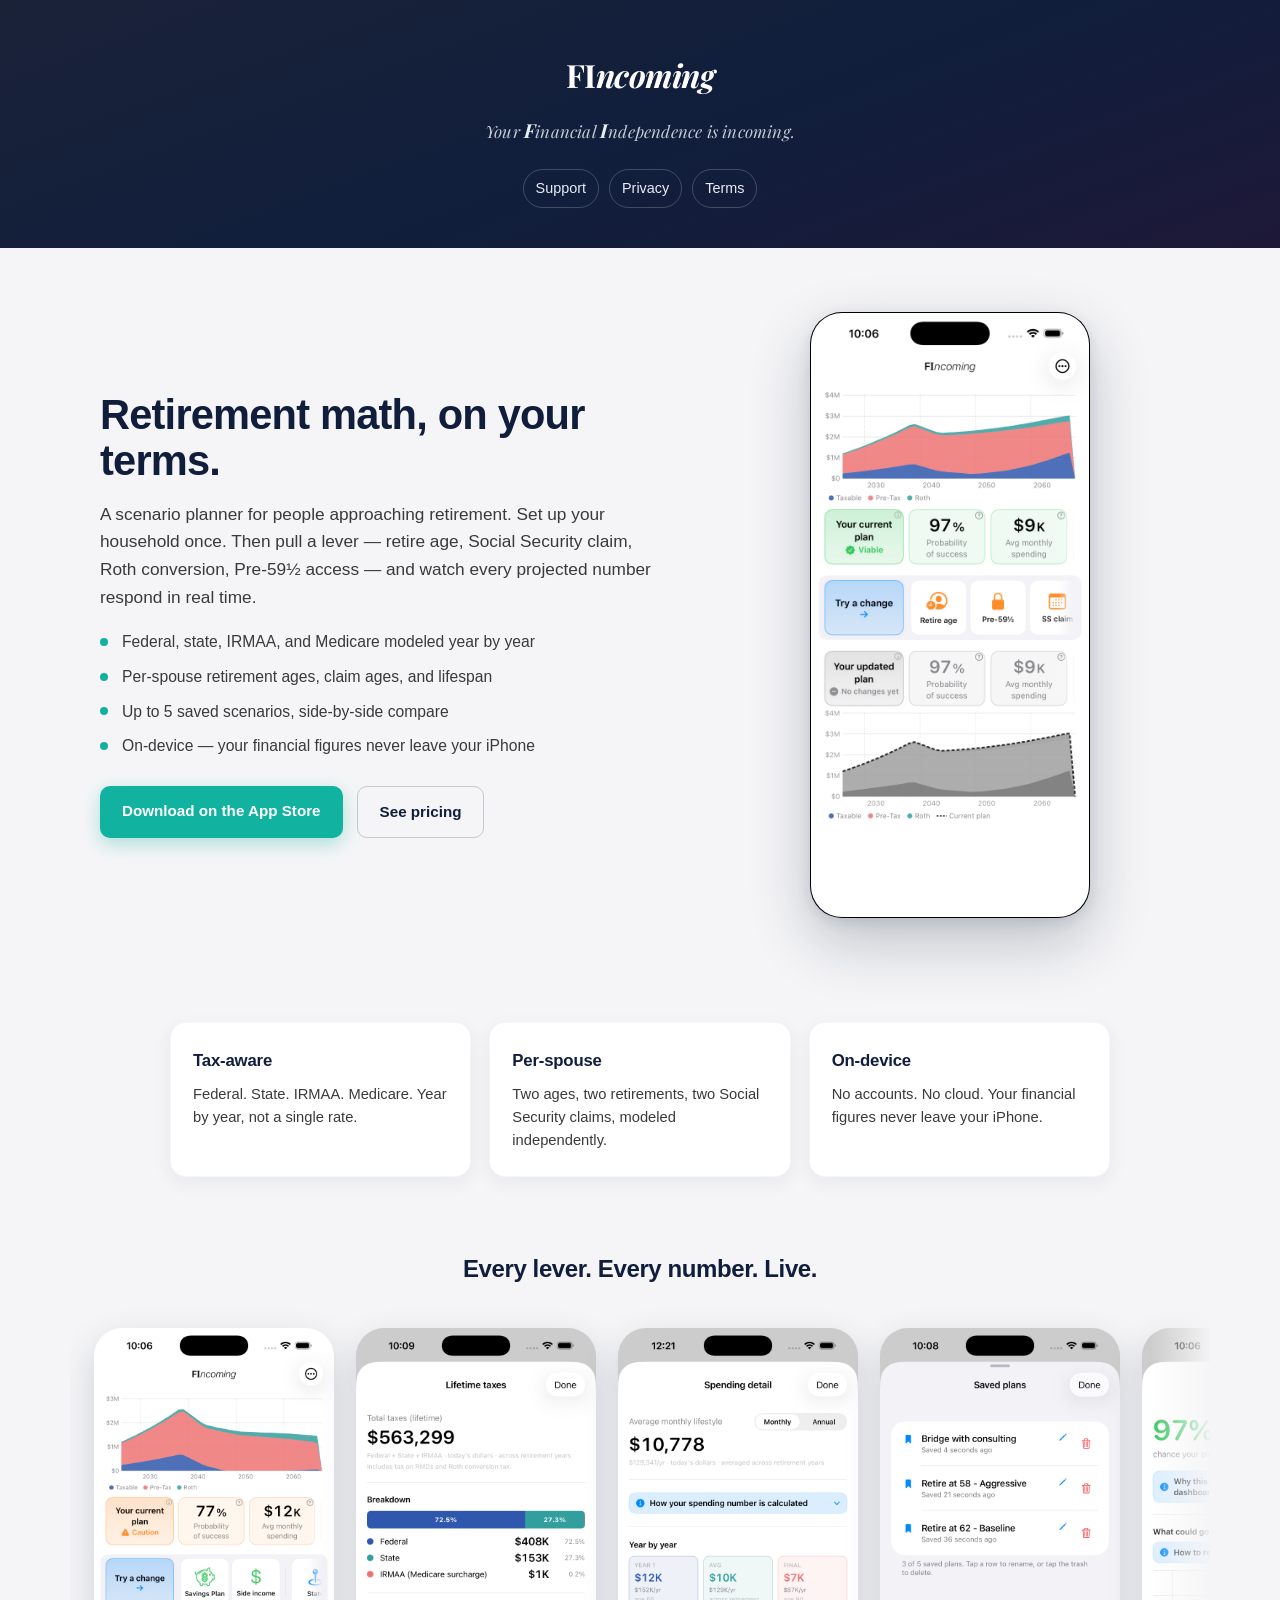
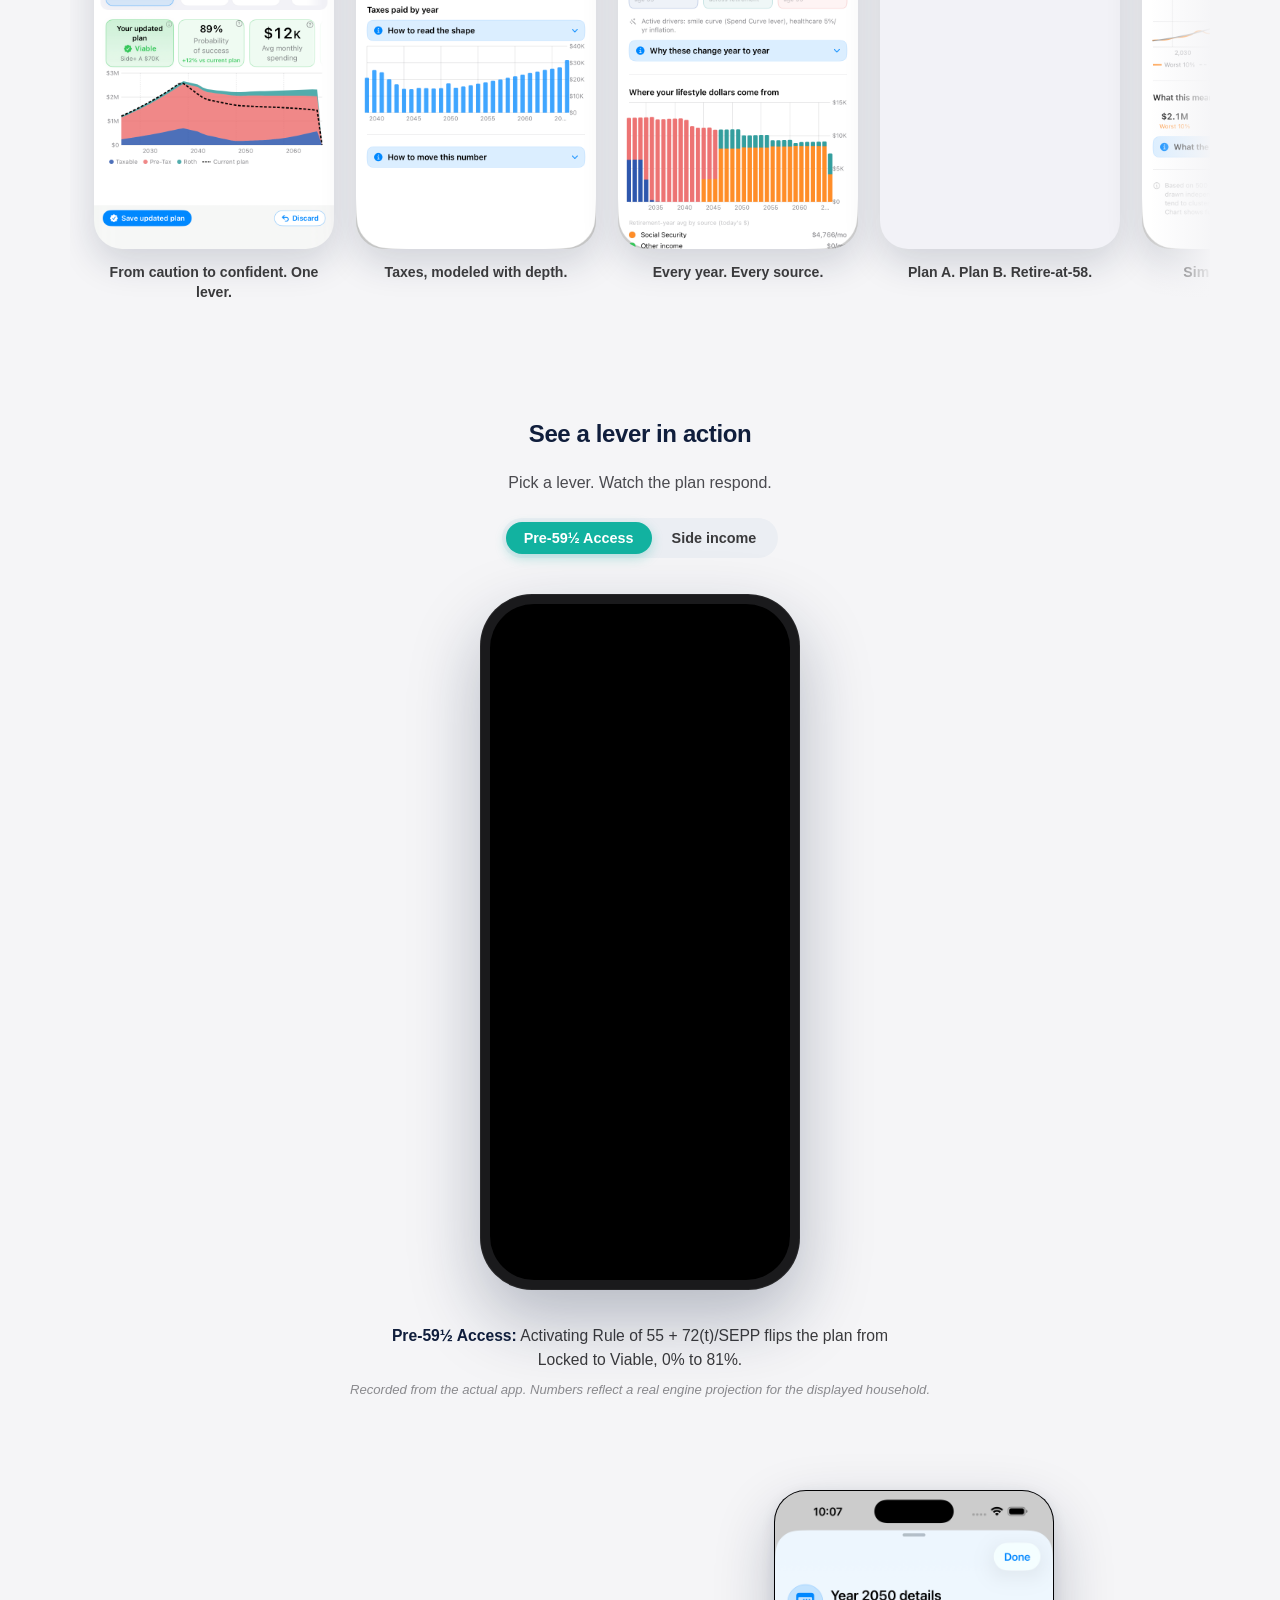
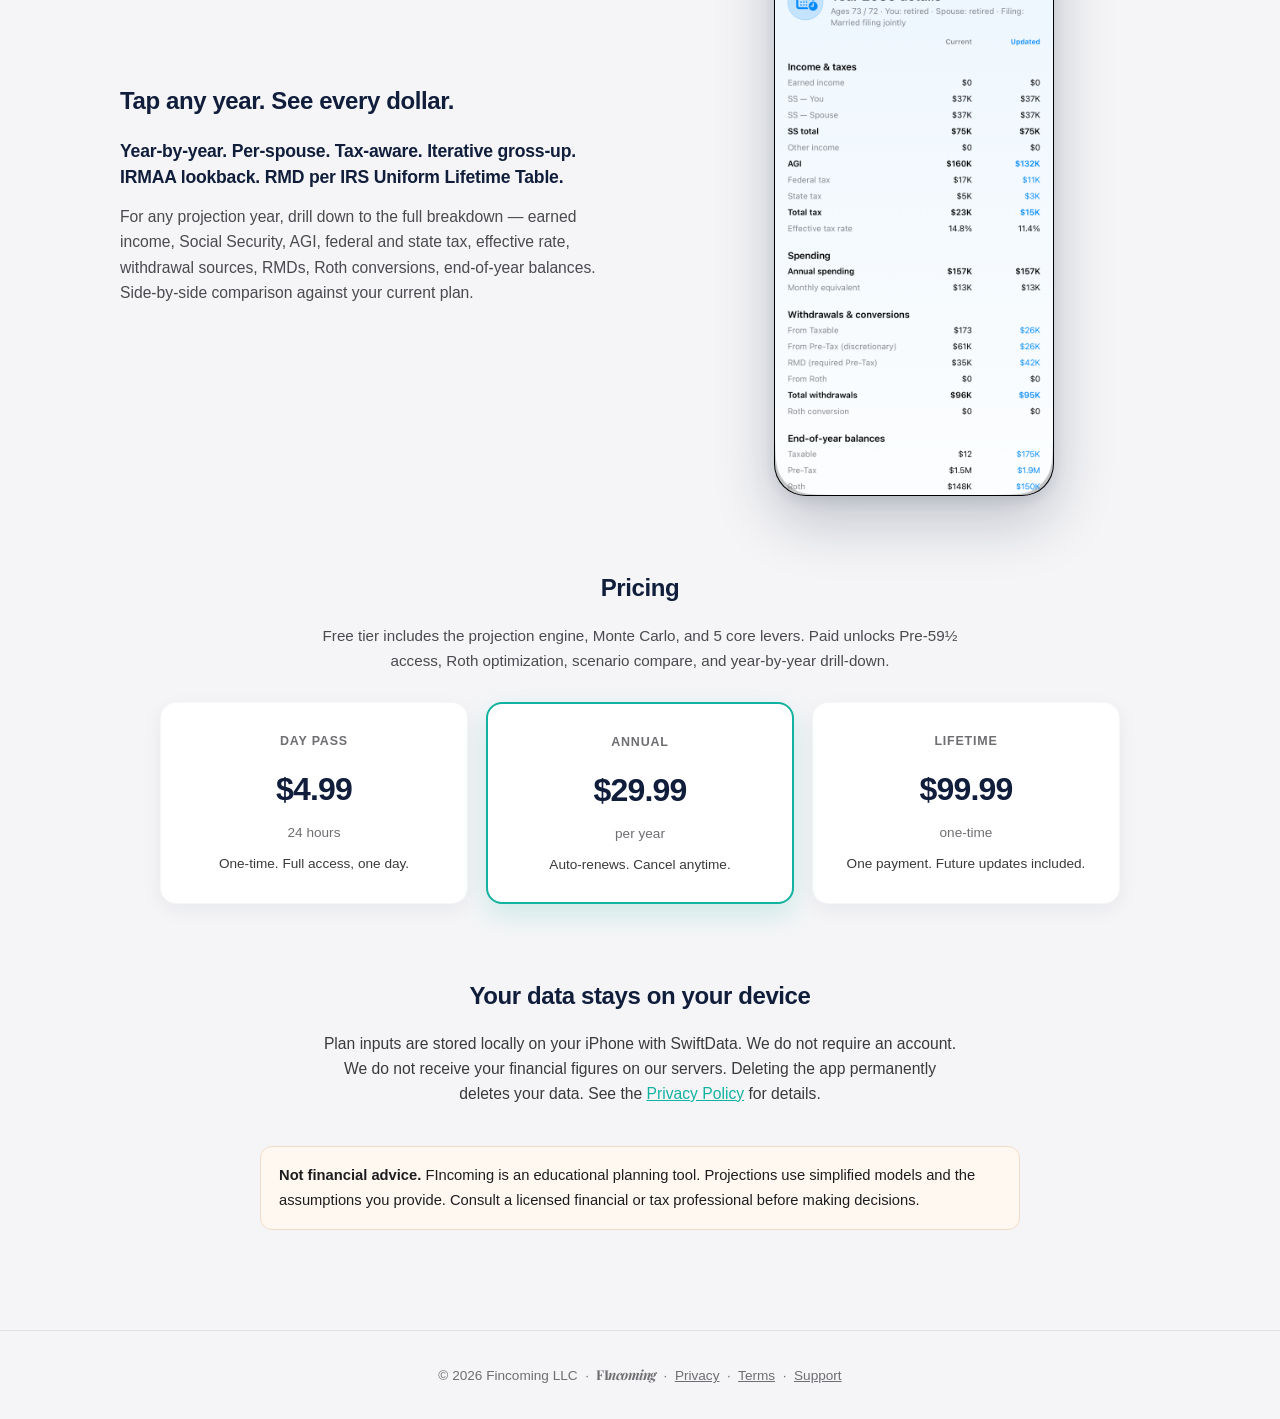
<file: docs/index.html>
<!DOCTYPE html>
<html lang="en">
<head>
  <meta charset="UTF-8" />
  <meta name="viewport" content="width=device-width, initial-scale=1.0" />
  <meta name="description" content="FIncoming — tax-aware retirement scenario planning for iPhone. Pull a lever. Watch your plan respond." />
  <title>FIncoming — Tax-aware retirement scenario planning</title>
  <link rel="stylesheet" href="styles.css" />
</head>
<body>

<header class="site-header">
  <h1><span class="brand-wordmark">FI<span class="brand-italic">ncoming</span></span></h1>
  <p class="brand-tagline">Your <span class="brand-fi-letter">F</span>inancial <span class="brand-fi-letter">I</span>ndependence is incoming.</p>
  <nav class="site-nav" aria-label="Site">
    <a href="support/">Support</a>
    <a href="privacy/">Privacy</a>
    <a href="terms/">Terms</a>
  </nav>
</header>

<main class="landing-main">

  <!-- ============================================================
       HERO — split layout: copy + CTAs on left, phone screenshot on right.
       ============================================================ -->
  <section class="hero-section">
    <div class="hero-grid">
      <div class="hero-copy">
        <h2 class="hero-headline">Retirement math, on your terms.</h2>
        <p class="hero-sub">
          A scenario planner for people approaching retirement. Set up your household once.
          Then pull a lever — retire age, Social Security claim, Roth conversion, Pre-59½ access — and watch every projected number respond in real time.
        </p>
        <ul class="hero-bullets">
          <li>Federal, state, IRMAA, and Medicare modeled year by year</li>
          <li>Per-spouse retirement ages, claim ages, and lifespan</li>
          <li>Up to 5 saved scenarios, side-by-side compare</li>
          <li>On-device — your financial figures never leave your iPhone</li>
        </ul>
        <div class="hero-cta">
          <a class="button primary" href="https://apps.apple.com/us/app/fincoming-retirement-planner/id6770334797">Download on the App Store</a>
          <a class="button secondary" href="#pricing">See pricing</a>
        </div>
      </div>
      <div class="hero-visual">
        <div class="hero-phone">
          <img src="assets/screenshots/iphone_hero.png" alt="FIncoming dashboard showing a Viable plan with net worth chart and lever strip" />
        </div>
      </div>
    </div>
  </section>

  <!-- ============================================================
       FEATURE GRID — three cards.
       ============================================================ -->
  <section class="feature-grid">
    <div class="feature-card">
      <h3>Tax-aware</h3>
      <p>Federal. State. IRMAA. Medicare. Year by year, not a single rate.</p>
    </div>
    <div class="feature-card">
      <h3>Per-spouse</h3>
      <p>Two ages, two retirements, two Social Security claims, modeled independently.</p>
    </div>
    <div class="feature-card">
      <h3>On-device</h3>
      <p>No accounts. No cloud. Your financial figures never leave your iPhone.</p>
    </div>
  </section>

  <!-- ============================================================
       SCREENSHOT STRIP.
       ============================================================ -->
  <section class="screenshot-strip-section">
    <h2 class="section-heading">Every lever. Every number. Live.</h2>
    <div class="screenshot-strip" role="region" aria-label="App screenshots">
      <figure class="screenshot">
        <img src="assets/screenshots/iphone_1_rescue.png" alt="Dashboard showing plan flip from caution to viable" loading="lazy" />
        <figcaption>From caution to confident. One lever.</figcaption>
      </figure>
      <figure class="screenshot">
        <img src="assets/screenshots/iphone_2_taxes.png" alt="Lifetime tax breakdown by year and category" loading="lazy" />
        <figcaption>Taxes, modeled with depth.</figcaption>
      </figure>
      <figure class="screenshot">
        <img src="assets/screenshots/iphone_spending.png" alt="Spending detail showing year-by-year funding sources stacked by Social Security, taxable, pre-tax, and Roth" loading="lazy" />
        <figcaption>Every year. Every source.</figcaption>
      </figure>
      <figure class="screenshot">
        <img src="assets/screenshots/iphone_3_scenarios.png" alt="Saved scenarios compare view" loading="lazy" />
        <figcaption>Plan A. Plan B. Retire-at-58.</figcaption>
      </figure>
      <figure class="screenshot">
        <img src="assets/screenshots/iphone_4_confidence.png" alt="Monte Carlo stress test results" loading="lazy" />
        <figcaption>Simulate your chances.</figcaption>
      </figure>
      <figure class="screenshot">
        <img src="assets/screenshots/iphone_5_privacy.png" alt="Privacy and Face ID lock settings" loading="lazy" />
        <figcaption>Your money. Your phone. Nobody else's.</figcaption>
      </figure>
    </div>
  </section>

  <!-- ============================================================
       INTERACTIVE DEMO — phone frame with chip toggle between two videos.
       ============================================================ -->
  <section class="demo-section">
    <h2 class="section-heading">See a lever in action</h2>
    <p class="demo-intro">Pick a lever. Watch the plan respond.</p>

    <div class="demo-chips" role="tablist" aria-label="Lever videos">
      <button class="demo-chip is-active" data-video="rule_of_55" role="tab" aria-selected="true">Pre-59½ Access</button>
      <button class="demo-chip" data-video="side_income" role="tab" aria-selected="false">Side income</button>
    </div>

    <div class="phone-mockup-wrap">
      <div class="phone-frame" aria-label="App demo video">
        <div class="phone-screen">
          <video
            id="demo-video"
            class="phone-video"
            src="assets/videos/rule_of_55.mp4"
            autoplay
            muted
            loop
            playsinline
            preload="metadata"
            aria-label="Activating Pre-59½ access flips the plan from Locked to Viable.">
          </video>
        </div>
      </div>
    </div>

    <p class="demo-caption" id="demo-caption">
      <strong>Pre-59½ Access:</strong> Activating Rule of 55 + 72(t)/SEPP flips the plan from Locked to Viable, 0% to 81%.
    </p>
    <p class="demo-illustrative">Recorded from the actual app. Numbers reflect a real engine projection for the displayed household.</p>
  </section>

  <!-- ============================================================
       MATH DEPTH CREDIBILITY — paired with per-year detail screenshot.
       ============================================================ -->
  <section class="depth-section">
    <div class="depth-grid">
      <div class="depth-copy">
        <h2 class="section-heading depth-heading">Tap any year. See every dollar.</h2>
        <p class="depth-list">Year-by-year. Per-spouse. Tax-aware. Iterative gross-up. IRMAA lookback. RMD per IRS Uniform Lifetime Table.</p>
        <p class="depth-sub">
          For any projection year, drill down to the full breakdown — earned income, Social Security, AGI, federal and state tax, effective rate, withdrawal sources, RMDs, Roth conversions, end-of-year balances. Side-by-side comparison against your current plan.
        </p>
      </div>
      <div class="depth-visual">
        <div class="depth-phone">
          <img src="assets/screenshots/iphone_per_year_detail.png" alt="Year 2050 details sheet showing income, taxes, withdrawals, and balances with current vs updated columns" loading="lazy" />
        </div>
      </div>
    </div>
  </section>

  <!-- ============================================================
       PRICING.
       ============================================================ -->
  <section class="pricing-section" id="pricing">
    <h2 class="section-heading">Pricing</h2>
    <p class="pricing-sub">Free tier includes the projection engine, Monte Carlo, and 5 core levers. Paid unlocks Pre-59½ access, Roth optimization, scenario compare, and year-by-year drill-down.</p>
    <div class="pricing-grid">
      <div class="pricing-card">
        <p class="pricing-tier">Day Pass</p>
        <p class="pricing-price">$4.99</p>
        <p class="pricing-period">24 hours</p>
        <p class="pricing-note">One-time. Full access, one day.</p>
      </div>
      <div class="pricing-card pricing-card-featured">
        <p class="pricing-tier">Annual</p>
        <p class="pricing-price">$29.99</p>
        <p class="pricing-period">per year</p>
        <p class="pricing-note">Auto-renews. Cancel anytime.</p>
      </div>
      <div class="pricing-card">
        <p class="pricing-tier">Lifetime</p>
        <p class="pricing-price">$99.99</p>
        <p class="pricing-period">one-time</p>
        <p class="pricing-note">One payment. Future updates included.</p>
      </div>
    </div>
  </section>

  <!-- ============================================================
       PRIVACY.
       ============================================================ -->
  <section class="privacy-section">
    <h2 class="section-heading">Your data stays on your device</h2>
    <p>Plan inputs are stored locally on your iPhone with SwiftData. We do not require an account. We do not receive your financial figures on our servers. Deleting the app permanently deletes your data. See the <a href="privacy/">Privacy Policy</a> for details.</p>
  </section>

  <!-- ============================================================
       DISCLAIMER.
       ============================================================ -->
  <div class="disclaimer-box">
    <strong>Not financial advice.</strong> FIncoming is an educational planning tool. Projections use simplified models and the assumptions you provide. Consult a licensed financial or tax professional before making decisions.
  </div>

</main>

<footer>
  &copy; 2026 Fincoming LLC &nbsp;·&nbsp; <span class="brand-wordmark">FI<span class="brand-italic">ncoming</span></span>
  &nbsp;·&nbsp; <a href="privacy/">Privacy</a>
  &nbsp;·&nbsp; <a href="terms/">Terms</a>
  &nbsp;·&nbsp; <a href="support/">Support</a>
</footer>

<script>
(function () {
  'use strict';

  var video   = document.getElementById('demo-video');
  var caption = document.getElementById('demo-caption');
  var chips   = document.querySelectorAll('.demo-chip');

  if (!video || !chips.length) return;

  var captions = {
    rule_of_55: '<strong>Pre-59½ Access:</strong> Activating Rule of 55 + 72(t)/SEPP flips the plan from Locked to Viable, 0% to 81%.',
    side_income: '<strong>Side income:</strong> Modeling $79K/yr of consulting income lifts the plan from 68% to 88% and grows ending net worth by $3.8M.'
  };

  Array.prototype.forEach.call(chips, function (chip) {
    chip.addEventListener('click', function () {
      var key = chip.getAttribute('data-video');
      if (!captions[key]) return;

      Array.prototype.forEach.call(chips, function (c) {
        c.classList.toggle('is-active', c === chip);
        c.setAttribute('aria-selected', c === chip ? 'true' : 'false');
      });

      video.src = 'assets/videos/' + key + '.mp4';
      video.load();
      var p = video.play();
      if (p && typeof p.catch === 'function') p.catch(function () {});

      caption.innerHTML = captions[key];
    });
  });
})();
</script>

</body>
</html>
</file>
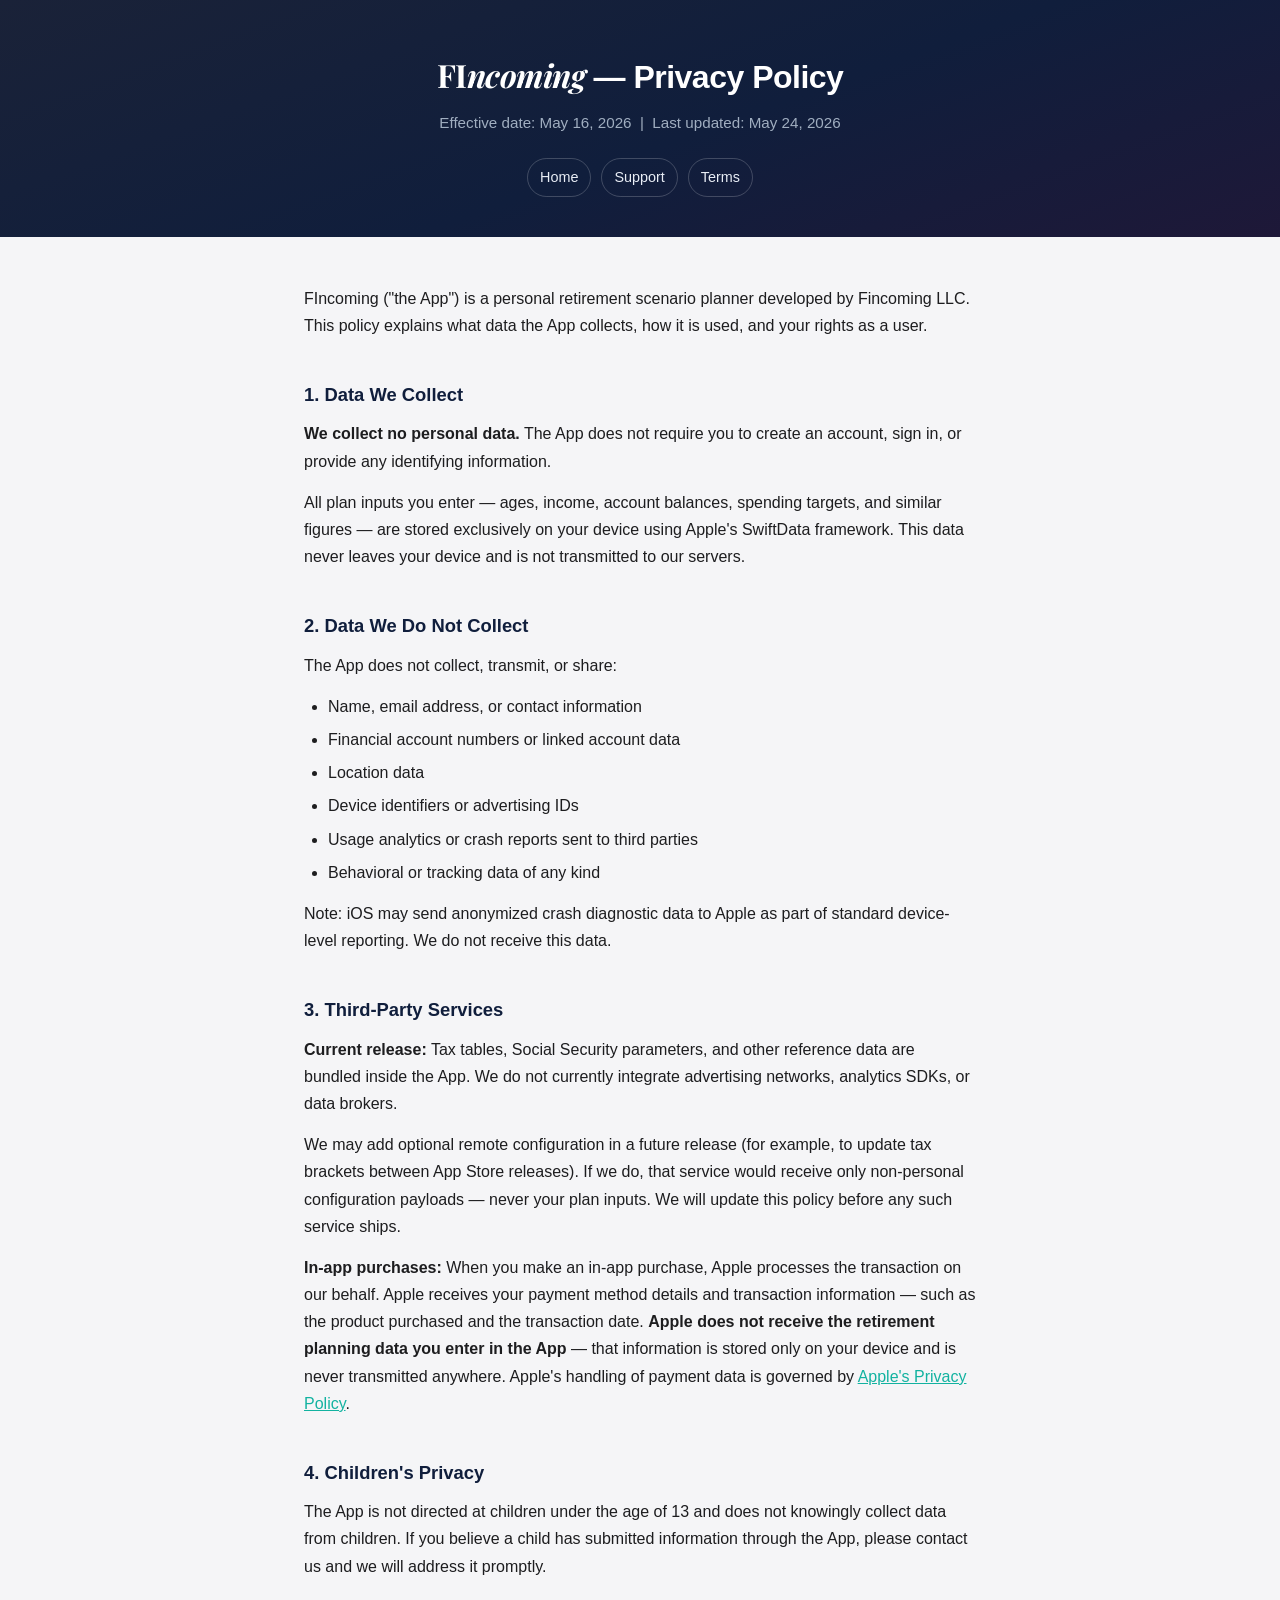
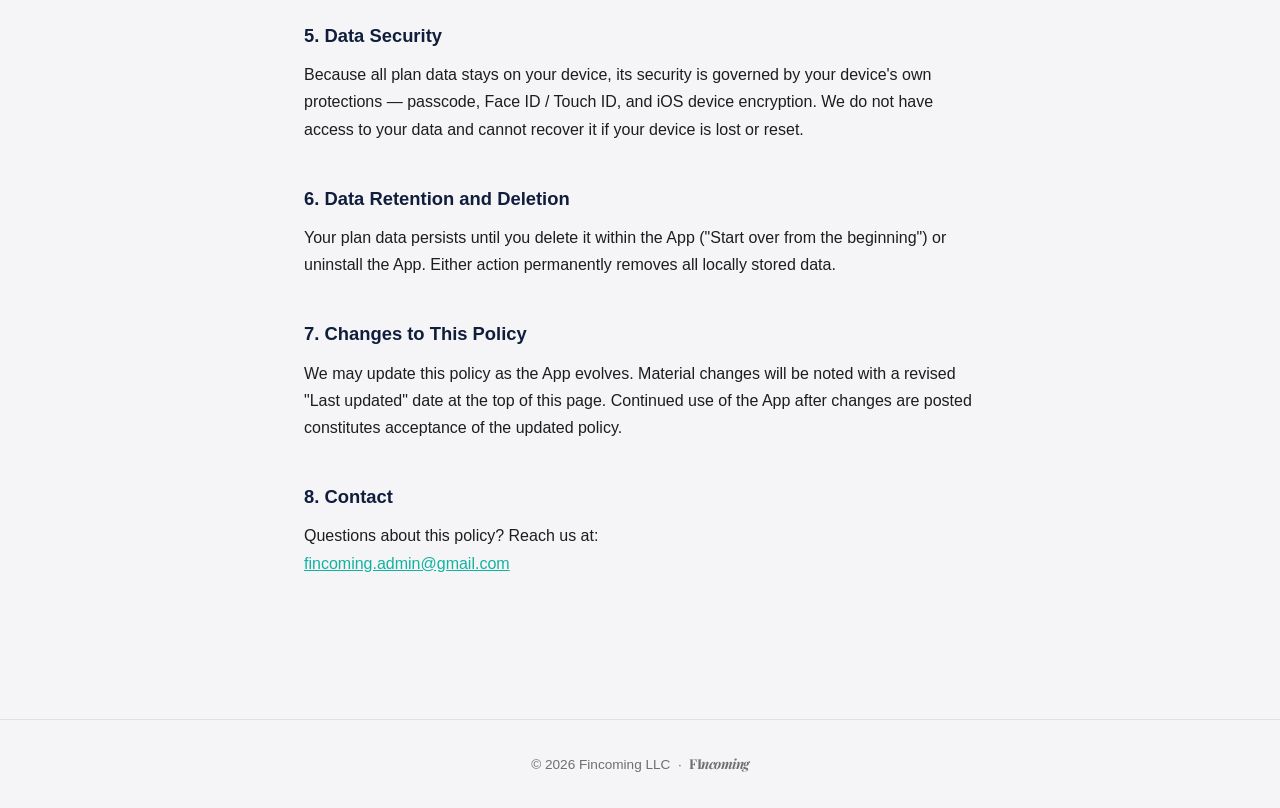
<file: docs/privacy/index.html>
<!DOCTYPE html>
<html lang="en">
<head>
  <meta charset="UTF-8" />
  <meta name="viewport" content="width=device-width, initial-scale=1.0" />
  <title>Privacy Policy — FIncoming</title>
  <link rel="stylesheet" href="../styles.css" />
</head>
<body>

<header class="site-header">
  <h1><span class="brand-wordmark">FI<span class="brand-italic">ncoming</span></span> — Privacy Policy</h1>
  <p>Effective date: May 16, 2026 &nbsp;|&nbsp; Last updated: May 24, 2026</p>
  <nav class="site-nav" aria-label="Site">
    <a href="../">Home</a>
    <a href="../support/">Support</a>
    <a href="../terms/">Terms</a>
  </nav>
</header>

<main>

  <p>FIncoming ("the App") is a personal retirement scenario planner developed by Fincoming LLC. This policy explains what data the App collects, how it is used, and your rights as a user.</p>

  <h2>1. Data We Collect</h2>
  <p><strong>We collect no personal data.</strong> The App does not require you to create an account, sign in, or provide any identifying information.</p>
  <p>All plan inputs you enter — ages, income, account balances, spending targets, and similar figures — are stored exclusively on your device using Apple's SwiftData framework. This data never leaves your device and is not transmitted to our servers.</p>

  <h2>2. Data We Do Not Collect</h2>
  <p>The App does not collect, transmit, or share:</p>
  <ul>
    <li>Name, email address, or contact information</li>
    <li>Financial account numbers or linked account data</li>
    <li>Location data</li>
    <li>Device identifiers or advertising IDs</li>
    <li>Usage analytics or crash reports sent to third parties</li>
    <li>Behavioral or tracking data of any kind</li>
  </ul>
  <p>Note: iOS may send anonymized crash diagnostic data to Apple as part of standard device-level reporting. We do not receive this data.</p>

  <h2>3. Third-Party Services</h2>
  <p>
    <strong>Current release:</strong> Tax tables, Social Security parameters, and other reference data are bundled inside the App.
    We do not currently integrate advertising networks, analytics SDKs, or data brokers.
  </p>
  <p>
    We may add optional remote configuration in a future release (for example, to update tax brackets between App Store releases).
    If we do, that service would receive only non-personal configuration payloads — never your plan inputs.
    We will update this policy before any such service ships.
  </p>
  <p><strong>In-app purchases:</strong> When you make an in-app purchase, Apple processes the transaction on our behalf. Apple receives your payment method details and transaction information — such as the product purchased and the transaction date. <strong>Apple does not receive the retirement planning data you enter in the App</strong> — that information is stored only on your device and is never transmitted anywhere. Apple's handling of payment data is governed by <a href="https://www.apple.com/privacy/">Apple's Privacy Policy</a>.</p>

  <h2>4. Children's Privacy</h2>
  <p>The App is not directed at children under the age of 13 and does not knowingly collect data from children. If you believe a child has submitted information through the App, please contact us and we will address it promptly.</p>

  <h2>5. Data Security</h2>
  <p>Because all plan data stays on your device, its security is governed by your device's own protections — passcode, Face ID / Touch ID, and iOS device encryption. We do not have access to your data and cannot recover it if your device is lost or reset.</p>

  <h2>6. Data Retention and Deletion</h2>
  <p>Your plan data persists until you delete it within the App ("Start over from the beginning") or uninstall the App. Either action permanently removes all locally stored data.</p>

  <h2>7. Changes to This Policy</h2>
  <p>We may update this policy as the App evolves. Material changes will be noted with a revised "Last updated" date at the top of this page. Continued use of the App after changes are posted constitutes acceptance of the updated policy.</p>

  <h2>8. Contact</h2>
  <p>Questions about this policy? Reach us at:<br />
  <a href="mailto:fincoming.admin@gmail.com">fincoming.admin@gmail.com</a></p>

</main>

<footer>
  &copy; 2026 Fincoming LLC &nbsp;·&nbsp; <span class="brand-wordmark">FI<span class="brand-italic">ncoming</span></span>
</footer>

</body>
</html>
</file>
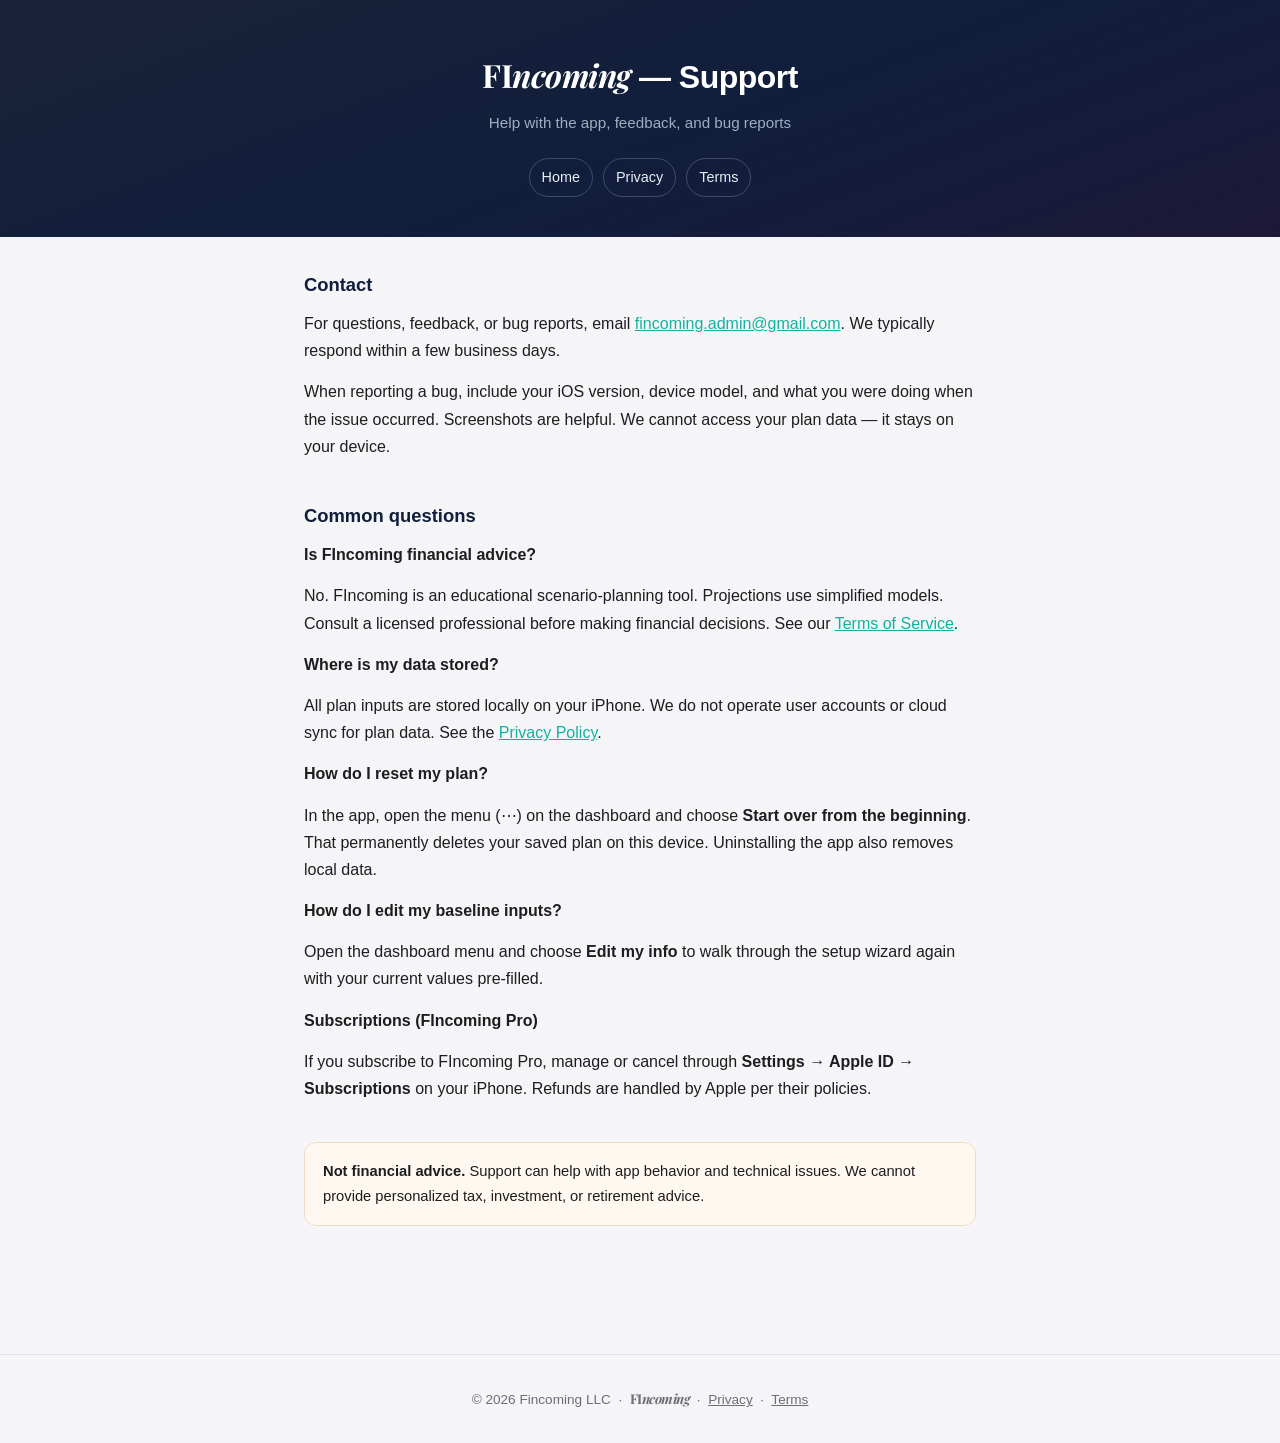
<file: docs/support/index.html>
<!DOCTYPE html>
<html lang="en">
<head>
  <meta charset="UTF-8" />
  <meta name="viewport" content="width=device-width, initial-scale=1.0" />
  <title>Support — FIncoming</title>
  <link rel="stylesheet" href="../styles.css" />
</head>
<body>

<header class="site-header">
  <h1><span class="brand-wordmark">FI<span class="brand-italic">ncoming</span></span> — Support</h1>
  <p>Help with the app, feedback, and bug reports</p>
  <nav class="site-nav" aria-label="Site">
    <a href="../">Home</a>
    <a href="../privacy/">Privacy</a>
    <a href="../terms/">Terms</a>
  </nav>
</header>

<main class="narrow-top">

  <h2>Contact</h2>
  <p>
    For questions, feedback, or bug reports, email
    <a href="mailto:fincoming.admin@gmail.com?subject=FIncoming%20support">fincoming.admin@gmail.com</a>.
    We typically respond within a few business days.
  </p>
  <p>
  When reporting a bug, include your iOS version, device model, and what you were doing when the issue occurred.
  Screenshots are helpful. We cannot access your plan data — it stays on your device.
  </p>

  <h2>Common questions</h2>

  <p><strong>Is FIncoming financial advice?</strong></p>
  <p>
    No. FIncoming is an educational scenario-planning tool. Projections use simplified models.
    Consult a licensed professional before making financial decisions.
    See our <a href="../terms/">Terms of Service</a>.
  </p>

  <p><strong>Where is my data stored?</strong></p>
  <p>
    All plan inputs are stored locally on your iPhone. We do not operate user accounts or cloud sync for plan data.
    See the <a href="../privacy/">Privacy Policy</a>.
  </p>

  <p><strong>How do I reset my plan?</strong></p>
  <p>
    In the app, open the menu (⋯) on the dashboard and choose <strong>Start over from the beginning</strong>.
    That permanently deletes your saved plan on this device. Uninstalling the app also removes local data.
  </p>

  <p><strong>How do I edit my baseline inputs?</strong></p>
  <p>
    Open the dashboard menu and choose <strong>Edit my info</strong> to walk through the setup wizard again with your current values pre-filled.
  </p>

  <p><strong>Subscriptions (FIncoming Pro)</strong></p>
  <p>
    If you subscribe to FIncoming Pro, manage or cancel through
    <strong>Settings → Apple ID → Subscriptions</strong> on your iPhone.
    Refunds are handled by Apple per their policies.
  </p>

  <div class="disclaimer-box">
    <strong>Not financial advice.</strong> Support can help with app behavior and technical issues.
    We cannot provide personalized tax, investment, or retirement advice.
  </div>

</main>

<footer>
  &copy; 2026 Fincoming LLC &nbsp;·&nbsp; <span class="brand-wordmark">FI<span class="brand-italic">ncoming</span></span>
  &nbsp;·&nbsp; <a href="../privacy/">Privacy</a>
  &nbsp;·&nbsp; <a href="../terms/">Terms</a>
</footer>

</body>
</html>
</file>
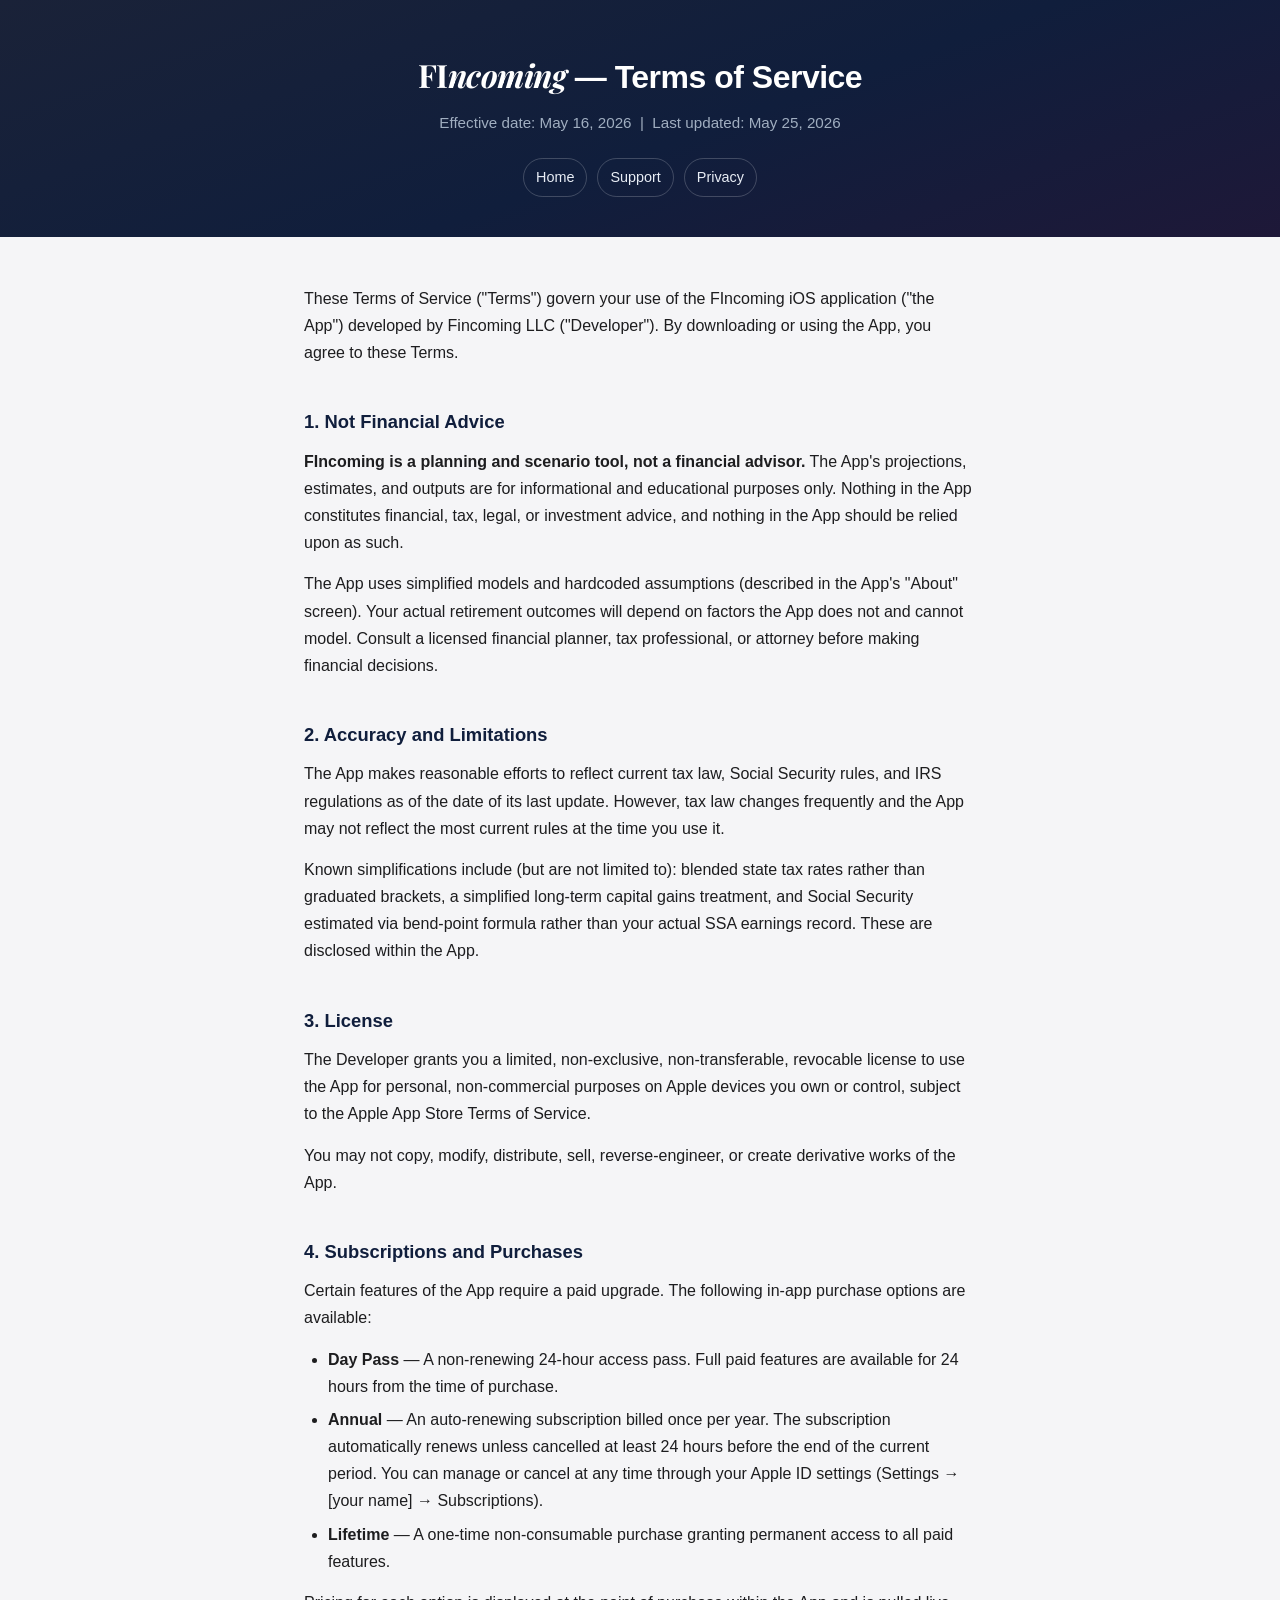
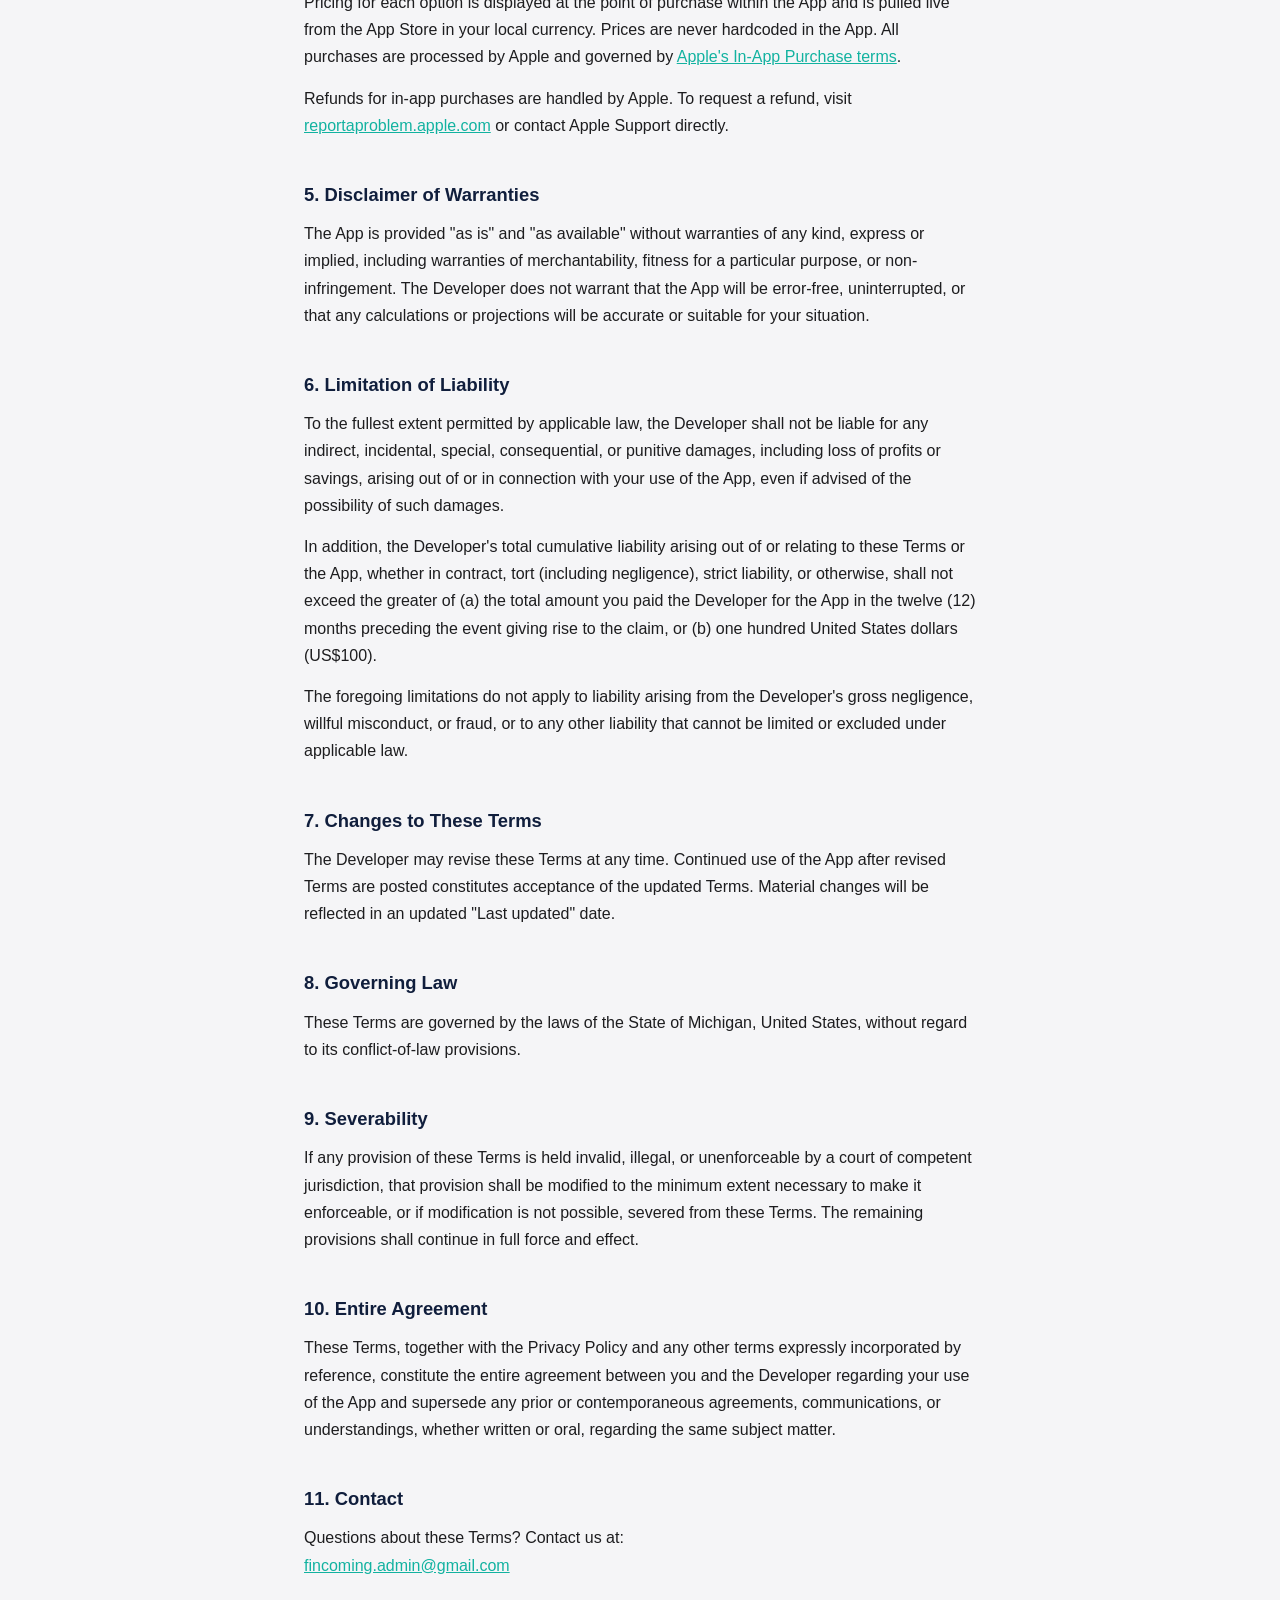
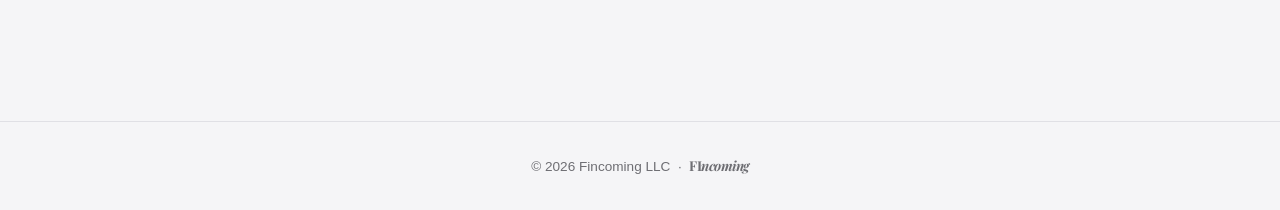
<file: docs/terms/index.html>
<!DOCTYPE html>
<html lang="en">
<head>
  <meta charset="UTF-8" />
  <meta name="viewport" content="width=device-width, initial-scale=1.0" />
  <title>Terms of Service — FIncoming</title>
  <link rel="stylesheet" href="../styles.css" />
</head>
<body>

<header class="site-header">
  <h1><span class="brand-wordmark">FI<span class="brand-italic">ncoming</span></span> — Terms of Service</h1>
  <p>Effective date: May 16, 2026 &nbsp;|&nbsp; Last updated: May 25, 2026</p>
  <nav class="site-nav" aria-label="Site">
    <a href="../">Home</a>
    <a href="../support/">Support</a>
    <a href="../privacy/">Privacy</a>
  </nav>
</header>

<main>

  <p>These Terms of Service ("Terms") govern your use of the FIncoming iOS application ("the App") developed by Fincoming LLC ("Developer"). By downloading or using the App, you agree to these Terms.</p>

  <h2>1. Not Financial Advice</h2>
  <p><strong>FIncoming is a planning and scenario tool, not a financial advisor.</strong> The App's projections, estimates, and outputs are for informational and educational purposes only. Nothing in the App constitutes financial, tax, legal, or investment advice, and nothing in the App should be relied upon as such.</p>
  <p>The App uses simplified models and hardcoded assumptions (described in the App's "About" screen). Your actual retirement outcomes will depend on factors the App does not and cannot model. Consult a licensed financial planner, tax professional, or attorney before making financial decisions.</p>

  <h2>2. Accuracy and Limitations</h2>
  <p>The App makes reasonable efforts to reflect current tax law, Social Security rules, and IRS regulations as of the date of its last update. However, tax law changes frequently and the App may not reflect the most current rules at the time you use it.</p>
  <p>Known simplifications include (but are not limited to): blended state tax rates rather than graduated brackets, a simplified long-term capital gains treatment, and Social Security estimated via bend-point formula rather than your actual SSA earnings record. These are disclosed within the App.</p>

  <h2>3. License</h2>
  <p>The Developer grants you a limited, non-exclusive, non-transferable, revocable license to use the App for personal, non-commercial purposes on Apple devices you own or control, subject to the Apple App Store Terms of Service.</p>
  <p>You may not copy, modify, distribute, sell, reverse-engineer, or create derivative works of the App.</p>

  <h2>4. Subscriptions and Purchases</h2>
  <p>Certain features of the App require a paid upgrade. The following in-app purchase options are available:</p>
  <ul>
    <li><strong>Day Pass</strong> — A non-renewing 24-hour access pass. Full paid features are available for 24 hours from the time of purchase.</li>
    <li><strong>Annual</strong> — An auto-renewing subscription billed once per year. The subscription automatically renews unless cancelled at least 24 hours before the end of the current period. You can manage or cancel at any time through your Apple ID settings (Settings → [your name] → Subscriptions).</li>
    <li><strong>Lifetime</strong> — A one-time non-consumable purchase granting permanent access to all paid features.</li>
  </ul>
  <p>Pricing for each option is displayed at the point of purchase within the App and is pulled live from the App Store in your local currency. Prices are never hardcoded in the App. All purchases are processed by Apple and governed by <a href="https://www.apple.com/legal/internet-services/itunes/us/terms.html">Apple's In-App Purchase terms</a>.</p>
  <p>Refunds for in-app purchases are handled by Apple. To request a refund, visit <a href="https://reportaproblem.apple.com">reportaproblem.apple.com</a> or contact Apple Support directly.</p>

  <h2>5. Disclaimer of Warranties</h2>
  <p>The App is provided "as is" and "as available" without warranties of any kind, express or implied, including warranties of merchantability, fitness for a particular purpose, or non-infringement. The Developer does not warrant that the App will be error-free, uninterrupted, or that any calculations or projections will be accurate or suitable for your situation.</p>

  <h2>6. Limitation of Liability</h2>
  <p>To the fullest extent permitted by applicable law, the Developer shall not be liable for any indirect, incidental, special, consequential, or punitive damages, including loss of profits or savings, arising out of or in connection with your use of the App, even if advised of the possibility of such damages.</p>
  <p>In addition, the Developer's total cumulative liability arising out of or relating to these Terms or the App, whether in contract, tort (including negligence), strict liability, or otherwise, shall not exceed the greater of (a) the total amount you paid the Developer for the App in the twelve (12) months preceding the event giving rise to the claim, or (b) one hundred United States dollars (US$100).</p>
  <p>The foregoing limitations do not apply to liability arising from the Developer's gross negligence, willful misconduct, or fraud, or to any other liability that cannot be limited or excluded under applicable law.</p>

  <h2>7. Changes to These Terms</h2>
  <p>The Developer may revise these Terms at any time. Continued use of the App after revised Terms are posted constitutes acceptance of the updated Terms. Material changes will be reflected in an updated "Last updated" date.</p>

  <h2>8. Governing Law</h2>
  <p>These Terms are governed by the laws of the State of Michigan, United States, without regard to its conflict-of-law provisions.</p>

  <h2>9. Severability</h2>
  <p>If any provision of these Terms is held invalid, illegal, or unenforceable by a court of competent jurisdiction, that provision shall be modified to the minimum extent necessary to make it enforceable, or if modification is not possible, severed from these Terms. The remaining provisions shall continue in full force and effect.</p>

  <h2>10. Entire Agreement</h2>
  <p>These Terms, together with the Privacy Policy and any other terms expressly incorporated by reference, constitute the entire agreement between you and the Developer regarding your use of the App and supersede any prior or contemporaneous agreements, communications, or understandings, whether written or oral, regarding the same subject matter.</p>

  <h2>11. Contact</h2>
  <p>Questions about these Terms? Contact us at:<br />
  <a href="mailto:fincoming.admin@gmail.com">fincoming.admin@gmail.com</a></p>

</main>

<footer>
  &copy; 2026 Fincoming LLC &nbsp;·&nbsp; <span class="brand-wordmark">FI<span class="brand-italic">ncoming</span></span>
</footer>

</body>
</html>
</file>
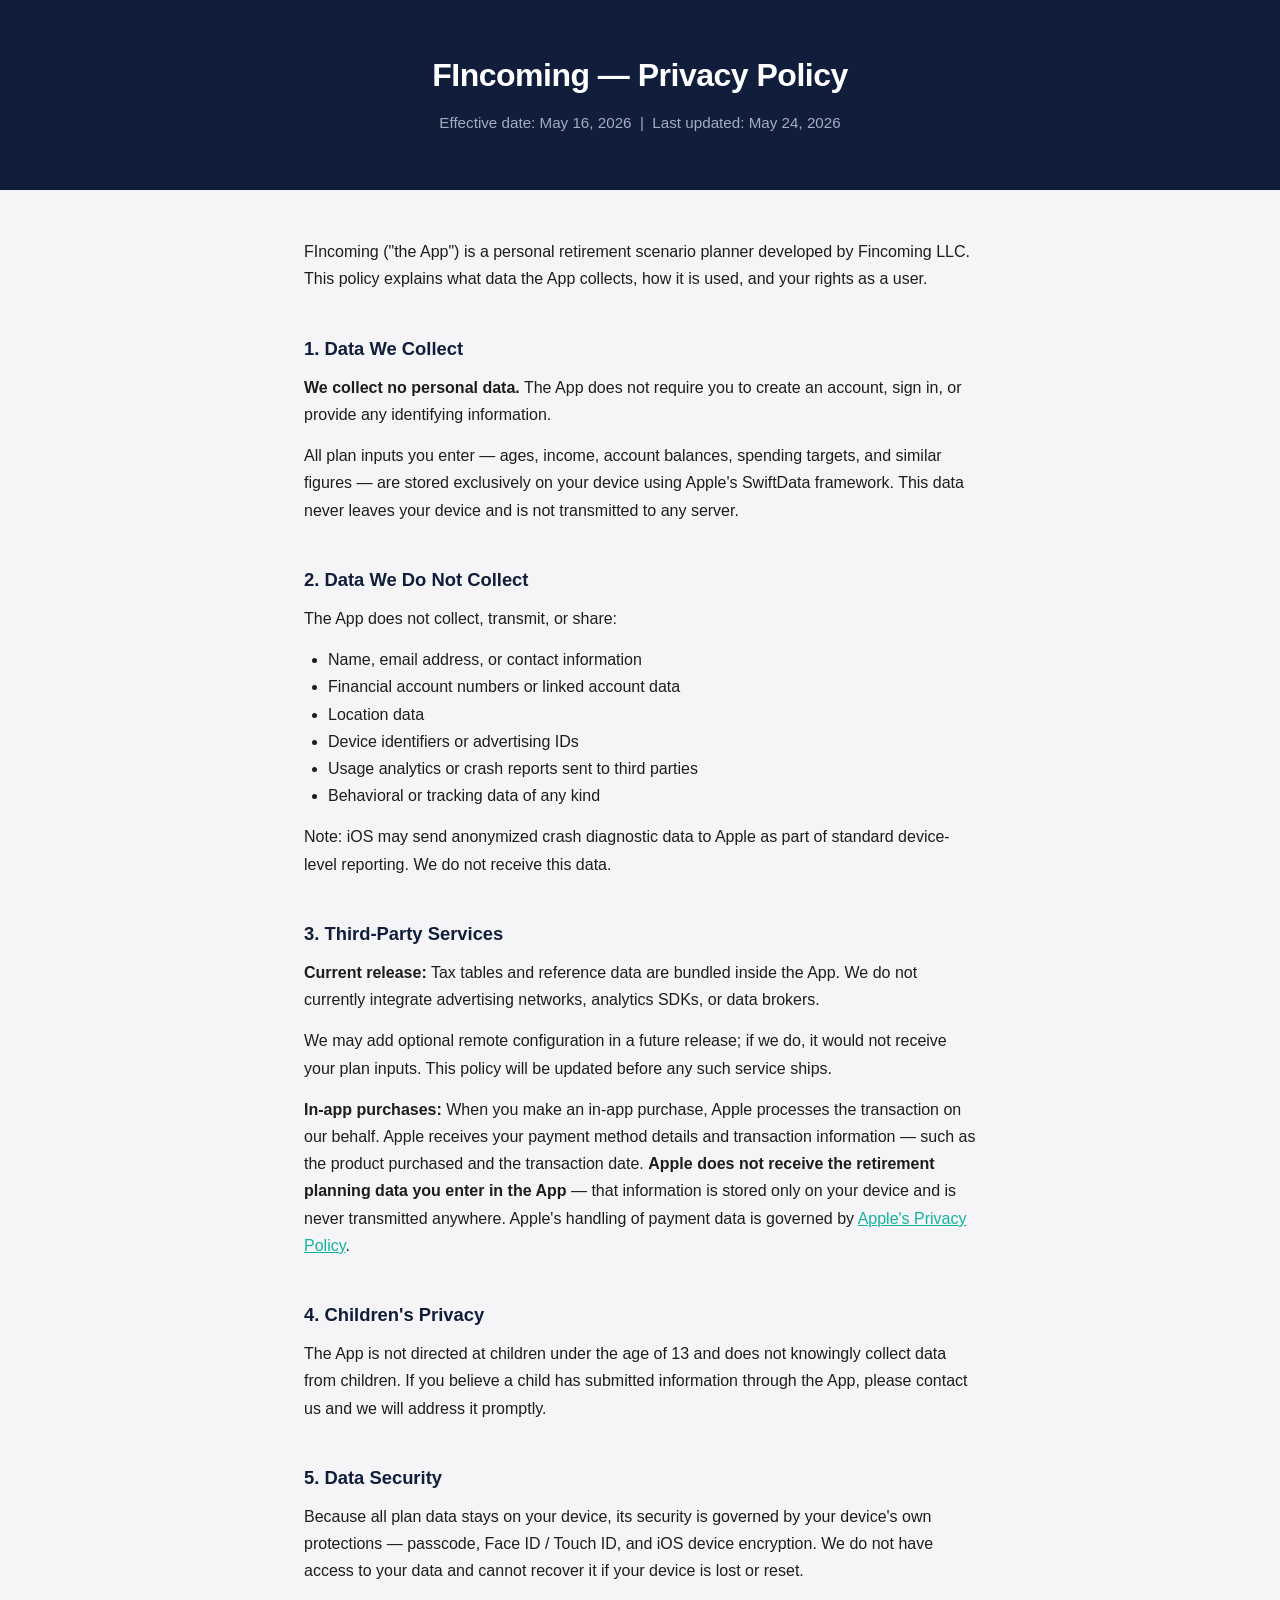
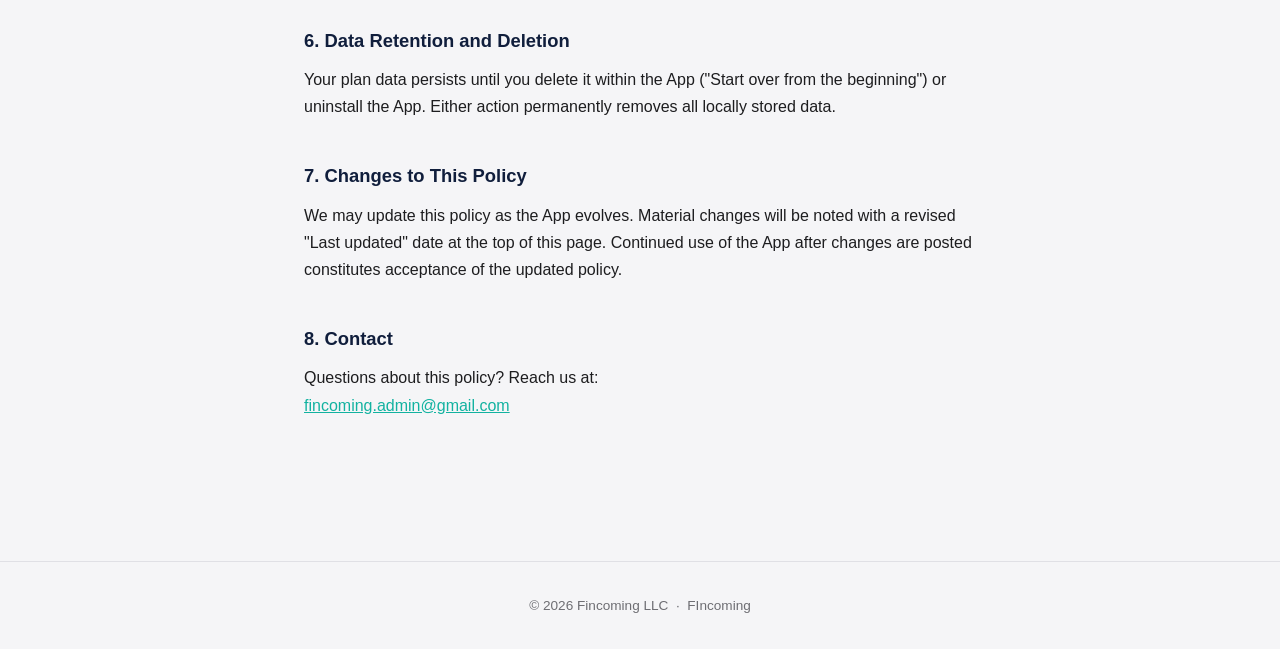
<file: legal/privacy.html>
<!DOCTYPE html>
<html lang="en">
<head>
  <meta charset="UTF-8" />
  <meta name="viewport" content="width=device-width, initial-scale=1.0" />
  <title>Privacy Policy — FIncoming</title>
  <style>
    * { box-sizing: border-box; margin: 0; padding: 0; }
    body {
      font-family: -apple-system, BlinkMacSystemFont, "Segoe UI", Roboto, sans-serif;
      background: #f5f5f7;
      color: #1d1d1f;
      line-height: 1.7;
    }
    header {
      background: #101e3c;
      color: #fff;
      padding: 48px 24px 40px;
      text-align: center;
    }
    header h1 { font-size: 2rem; font-weight: 700; letter-spacing: -0.5px; }
    header p  { margin-top: 8px; color: #a0aec0; font-size: 0.95rem; }
    main {
      max-width: 720px;
      margin: 48px auto;
      padding: 0 24px 80px;
    }
    h2 {
      font-size: 1.15rem;
      font-weight: 600;
      margin-top: 40px;
      margin-bottom: 10px;
      color: #101e3c;
    }
    p { margin-bottom: 14px; }
    a { color: #12b2a0; }
    footer {
      text-align: center;
      padding: 32px;
      font-size: 0.85rem;
      color: #6e6e73;
      border-top: 1px solid #e0e0e5;
    }
  </style>
</head>
<body>

<header>
  <h1>FIncoming — Privacy Policy</h1>
  <p>Effective date: May 16, 2026 &nbsp;|&nbsp; Last updated: May 24, 2026</p>
</header>

<main>

  <p>FIncoming ("the App") is a personal retirement scenario planner developed by Fincoming LLC. This policy explains what data the App collects, how it is used, and your rights as a user.</p>

  <h2>1. Data We Collect</h2>
  <p><strong>We collect no personal data.</strong> The App does not require you to create an account, sign in, or provide any identifying information.</p>
  <p>All plan inputs you enter — ages, income, account balances, spending targets, and similar figures — are stored exclusively on your device using Apple's SwiftData framework. This data never leaves your device and is not transmitted to any server.</p>

  <h2>2. Data We Do Not Collect</h2>
  <p>The App does not collect, transmit, or share:</p>
  <ul style="margin: 0 0 14px 24px;">
    <li>Name, email address, or contact information</li>
    <li>Financial account numbers or linked account data</li>
    <li>Location data</li>
    <li>Device identifiers or advertising IDs</li>
    <li>Usage analytics or crash reports sent to third parties</li>
    <li>Behavioral or tracking data of any kind</li>
  </ul>
  <p>Note: iOS may send anonymized crash diagnostic data to Apple as part of standard device-level reporting. We do not receive this data.</p>

  <h2>3. Third-Party Services</h2>
  <p><strong>Current release:</strong> Tax tables and reference data are bundled inside the App. We do not currently integrate advertising networks, analytics SDKs, or data brokers.</p>
  <p>We may add optional remote configuration in a future release; if we do, it would not receive your plan inputs. This policy will be updated before any such service ships.</p>
  <p><strong>In-app purchases:</strong> When you make an in-app purchase, Apple processes the transaction on our behalf. Apple receives your payment method details and transaction information — such as the product purchased and the transaction date. <strong>Apple does not receive the retirement planning data you enter in the App</strong> — that information is stored only on your device and is never transmitted anywhere. Apple's handling of payment data is governed by <a href="https://www.apple.com/privacy/">Apple's Privacy Policy</a>.</p>

  <h2>4. Children's Privacy</h2>
  <p>The App is not directed at children under the age of 13 and does not knowingly collect data from children. If you believe a child has submitted information through the App, please contact us and we will address it promptly.</p>

  <h2>5. Data Security</h2>
  <p>Because all plan data stays on your device, its security is governed by your device's own protections — passcode, Face ID / Touch ID, and iOS device encryption. We do not have access to your data and cannot recover it if your device is lost or reset.</p>

  <h2>6. Data Retention and Deletion</h2>
  <p>Your plan data persists until you delete it within the App ("Start over from the beginning") or uninstall the App. Either action permanently removes all locally stored data.</p>

  <h2>7. Changes to This Policy</h2>
  <p>We may update this policy as the App evolves. Material changes will be noted with a revised "Last updated" date at the top of this page. Continued use of the App after changes are posted constitutes acceptance of the updated policy.</p>

  <h2>8. Contact</h2>
  <p>Questions about this policy? Reach us at:<br />
  <a href="mailto:fincoming.admin@gmail.com">fincoming.admin@gmail.com</a></p>

</main>

<footer>
  &copy; 2026 Fincoming LLC &nbsp;·&nbsp; FIncoming
</footer>

</body>
</html>
</file>
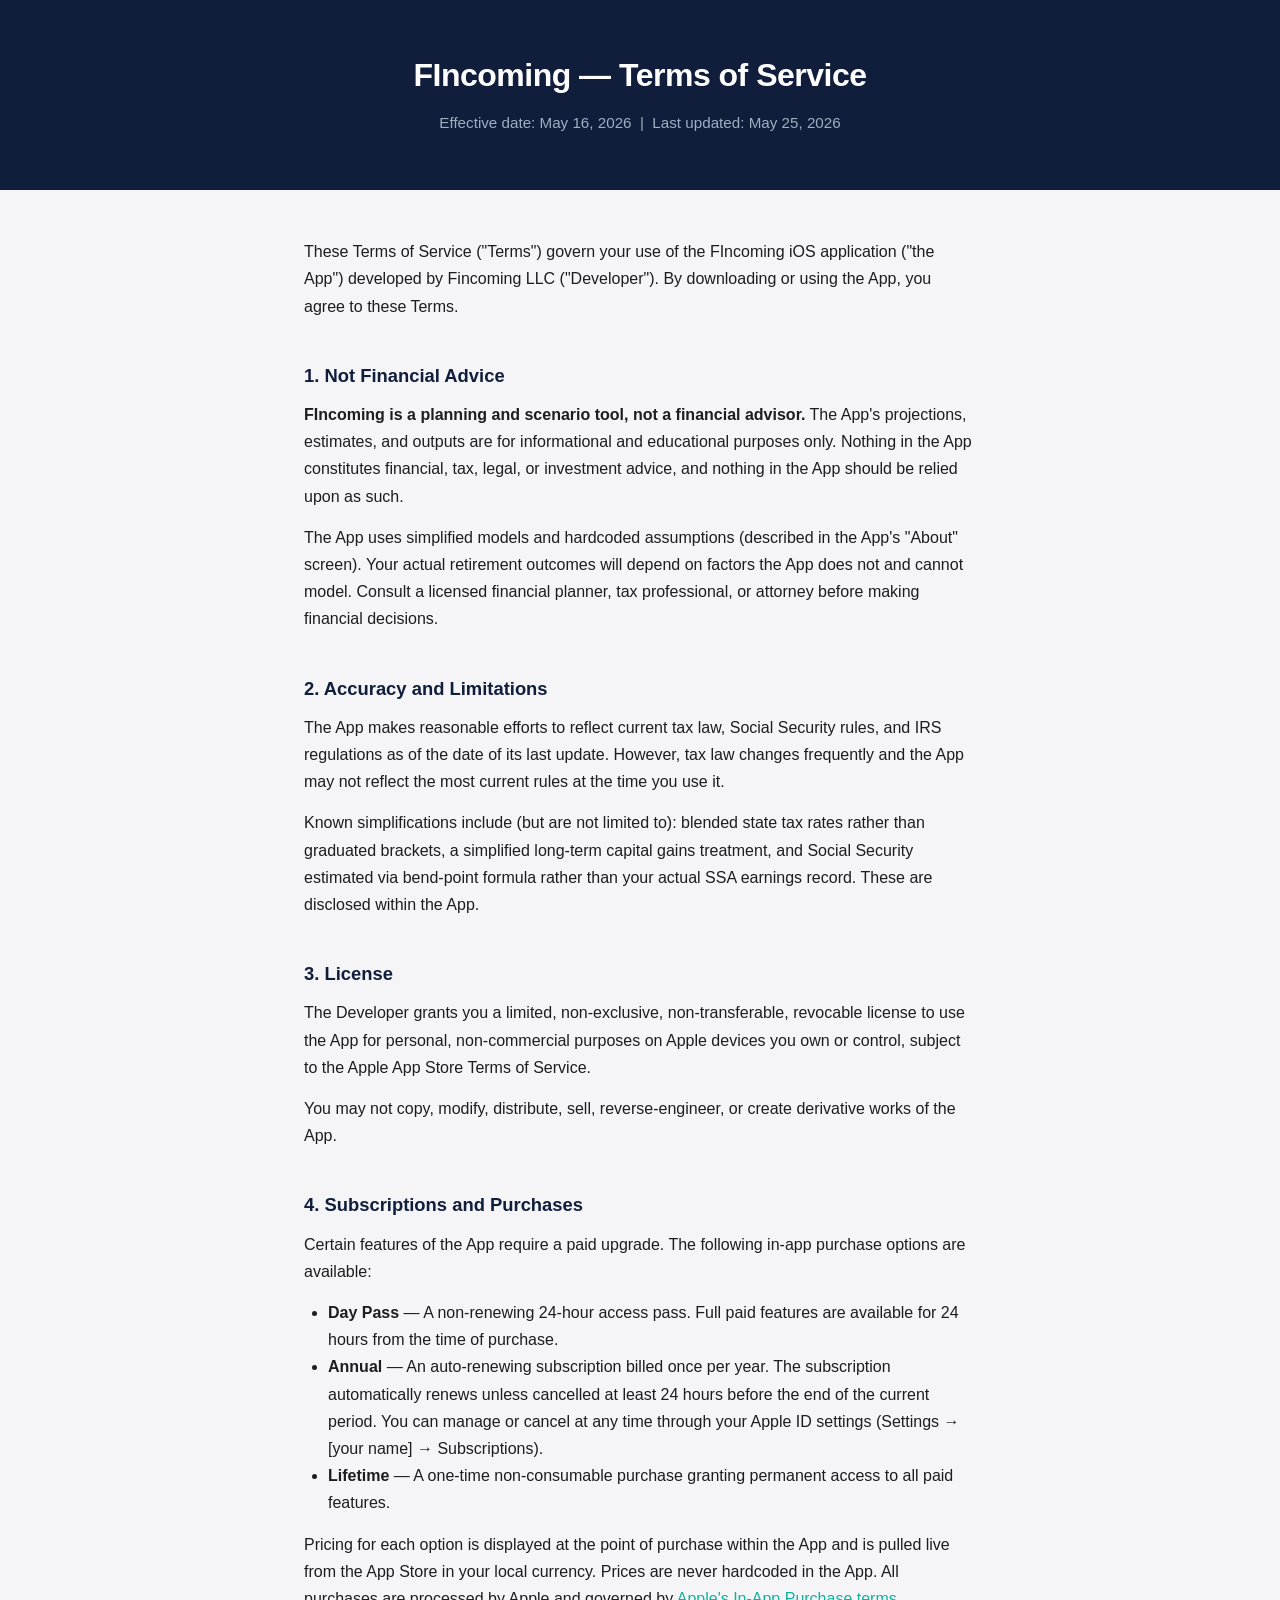
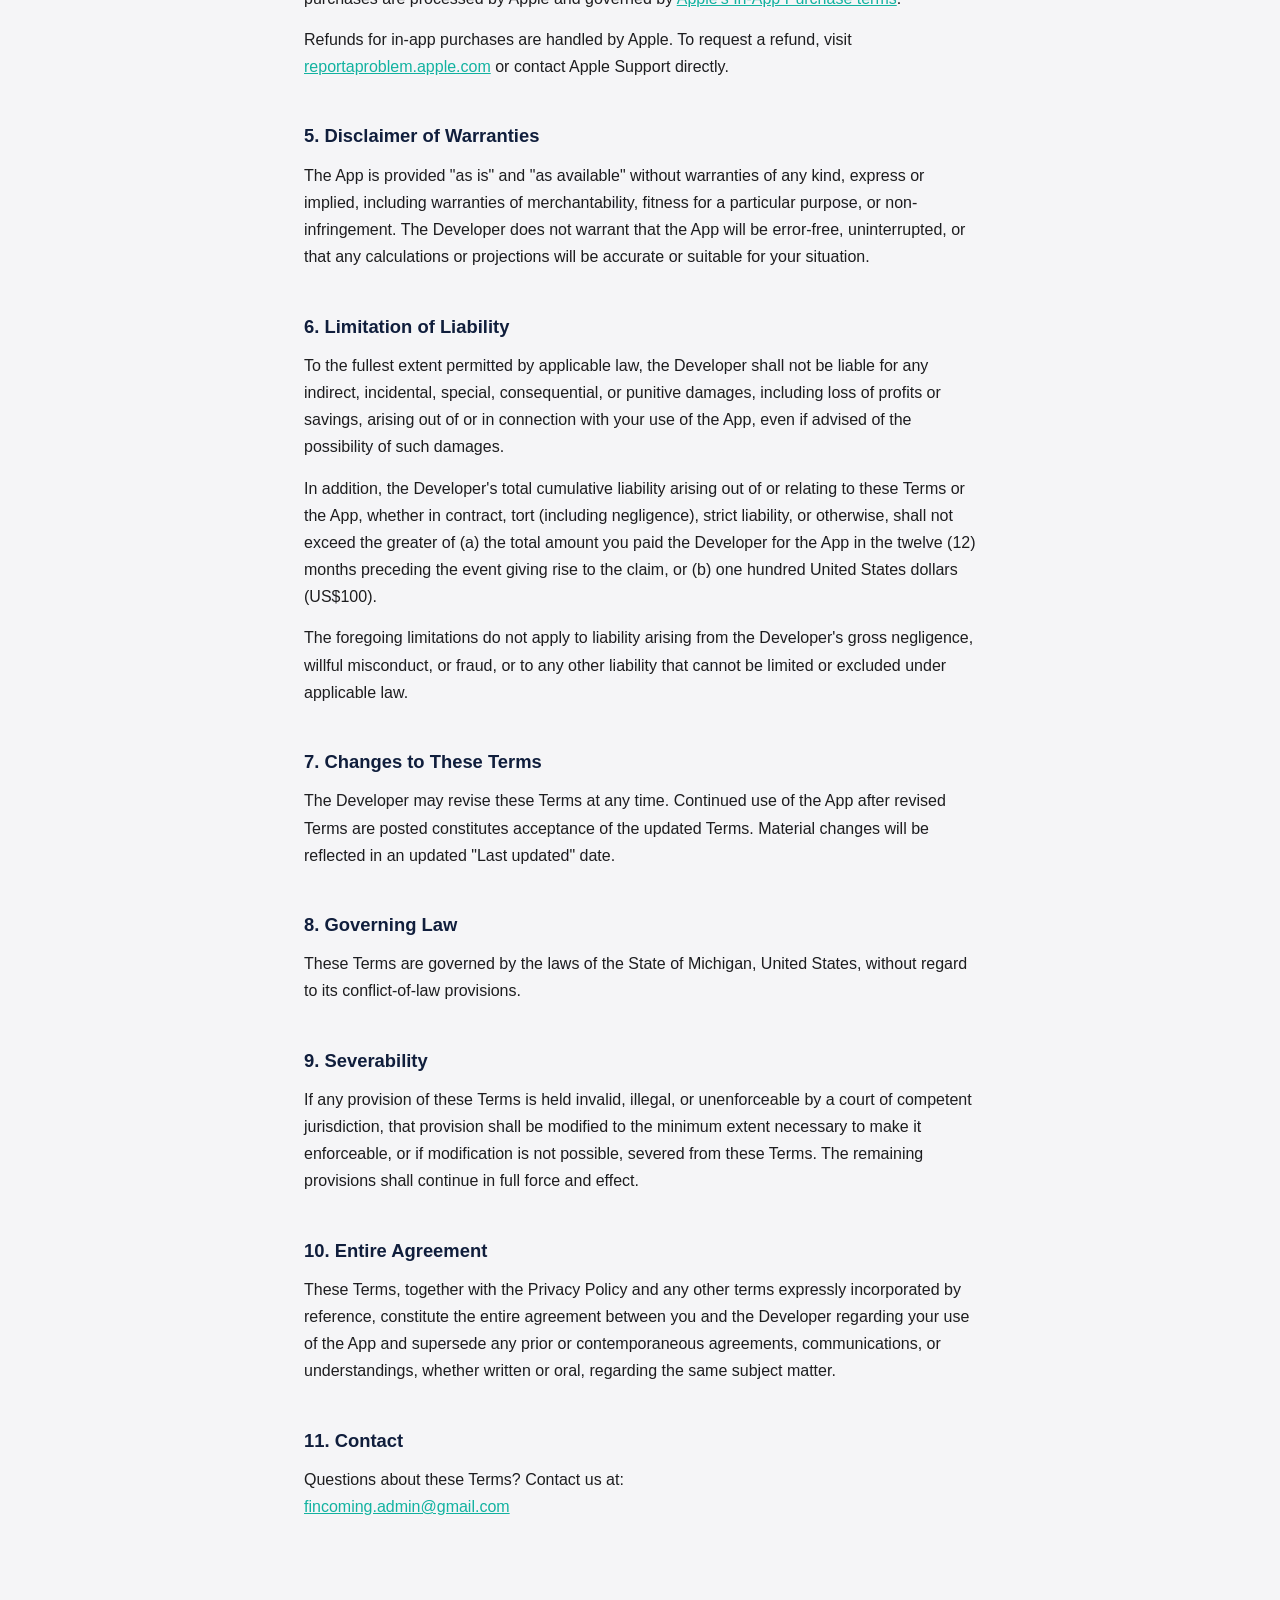
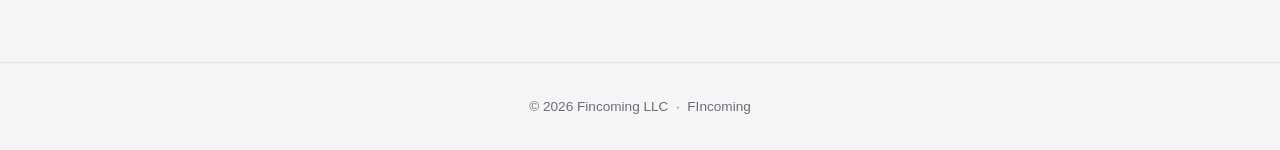
<file: legal/terms.html>
<!DOCTYPE html>
<html lang="en">
<head>
  <meta charset="UTF-8" />
  <meta name="viewport" content="width=device-width, initial-scale=1.0" />
  <title>Terms of Service — FIncoming</title>
  <style>
    * { box-sizing: border-box; margin: 0; padding: 0; }
    body {
      font-family: -apple-system, BlinkMacSystemFont, "Segoe UI", Roboto, sans-serif;
      background: #f5f5f7;
      color: #1d1d1f;
      line-height: 1.7;
    }
    header {
      background: #101e3c;
      color: #fff;
      padding: 48px 24px 40px;
      text-align: center;
    }
    header h1 { font-size: 2rem; font-weight: 700; letter-spacing: -0.5px; }
    header p  { margin-top: 8px; color: #a0aec0; font-size: 0.95rem; }
    main {
      max-width: 720px;
      margin: 48px auto;
      padding: 0 24px 80px;
    }
    h2 {
      font-size: 1.15rem;
      font-weight: 600;
      margin-top: 40px;
      margin-bottom: 10px;
      color: #101e3c;
    }
    p { margin-bottom: 14px; }
    a { color: #12b2a0; }
    footer {
      text-align: center;
      padding: 32px;
      font-size: 0.85rem;
      color: #6e6e73;
      border-top: 1px solid #e0e0e5;
    }
  </style>
</head>
<body>

<header>
  <h1>FIncoming — Terms of Service</h1>
  <p>Effective date: May 16, 2026 &nbsp;|&nbsp; Last updated: May 25, 2026</p>
</header>

<main>

  <p>These Terms of Service ("Terms") govern your use of the FIncoming iOS application ("the App") developed by Fincoming LLC ("Developer"). By downloading or using the App, you agree to these Terms.</p>

  <h2>1. Not Financial Advice</h2>
  <p><strong>FIncoming is a planning and scenario tool, not a financial advisor.</strong> The App's projections, estimates, and outputs are for informational and educational purposes only. Nothing in the App constitutes financial, tax, legal, or investment advice, and nothing in the App should be relied upon as such.</p>
  <p>The App uses simplified models and hardcoded assumptions (described in the App's "About" screen). Your actual retirement outcomes will depend on factors the App does not and cannot model. Consult a licensed financial planner, tax professional, or attorney before making financial decisions.</p>

  <h2>2. Accuracy and Limitations</h2>
  <p>The App makes reasonable efforts to reflect current tax law, Social Security rules, and IRS regulations as of the date of its last update. However, tax law changes frequently and the App may not reflect the most current rules at the time you use it.</p>
  <p>Known simplifications include (but are not limited to): blended state tax rates rather than graduated brackets, a simplified long-term capital gains treatment, and Social Security estimated via bend-point formula rather than your actual SSA earnings record. These are disclosed within the App.</p>

  <h2>3. License</h2>
  <p>The Developer grants you a limited, non-exclusive, non-transferable, revocable license to use the App for personal, non-commercial purposes on Apple devices you own or control, subject to the Apple App Store Terms of Service.</p>
  <p>You may not copy, modify, distribute, sell, reverse-engineer, or create derivative works of the App.</p>

  <h2>4. Subscriptions and Purchases</h2>
  <p>Certain features of the App require a paid upgrade. The following in-app purchase options are available:</p>
  <ul style="margin: 0 0 14px 24px;">
    <li><strong>Day Pass</strong> — A non-renewing 24-hour access pass. Full paid features are available for 24 hours from the time of purchase.</li>
    <li><strong>Annual</strong> — An auto-renewing subscription billed once per year. The subscription automatically renews unless cancelled at least 24 hours before the end of the current period. You can manage or cancel at any time through your Apple ID settings (Settings → [your name] → Subscriptions).</li>
    <li><strong>Lifetime</strong> — A one-time non-consumable purchase granting permanent access to all paid features.</li>
  </ul>
  <p>Pricing for each option is displayed at the point of purchase within the App and is pulled live from the App Store in your local currency. Prices are never hardcoded in the App. All purchases are processed by Apple and governed by <a href="https://www.apple.com/legal/internet-services/itunes/us/terms.html">Apple's In-App Purchase terms</a>.</p>
  <p>Refunds for in-app purchases are handled by Apple. To request a refund, visit <a href="https://reportaproblem.apple.com">reportaproblem.apple.com</a> or contact Apple Support directly.</p>

  <h2>5. Disclaimer of Warranties</h2>
  <p>The App is provided "as is" and "as available" without warranties of any kind, express or implied, including warranties of merchantability, fitness for a particular purpose, or non-infringement. The Developer does not warrant that the App will be error-free, uninterrupted, or that any calculations or projections will be accurate or suitable for your situation.</p>

  <h2>6. Limitation of Liability</h2>
  <p>To the fullest extent permitted by applicable law, the Developer shall not be liable for any indirect, incidental, special, consequential, or punitive damages, including loss of profits or savings, arising out of or in connection with your use of the App, even if advised of the possibility of such damages.</p>
  <p>In addition, the Developer's total cumulative liability arising out of or relating to these Terms or the App, whether in contract, tort (including negligence), strict liability, or otherwise, shall not exceed the greater of (a) the total amount you paid the Developer for the App in the twelve (12) months preceding the event giving rise to the claim, or (b) one hundred United States dollars (US$100).</p>
  <p>The foregoing limitations do not apply to liability arising from the Developer's gross negligence, willful misconduct, or fraud, or to any other liability that cannot be limited or excluded under applicable law.</p>

  <h2>7. Changes to These Terms</h2>
  <p>The Developer may revise these Terms at any time. Continued use of the App after revised Terms are posted constitutes acceptance of the updated Terms. Material changes will be reflected in an updated "Last updated" date.</p>

  <h2>8. Governing Law</h2>
  <p>These Terms are governed by the laws of the State of Michigan, United States, without regard to its conflict-of-law provisions.</p>

  <h2>9. Severability</h2>
  <p>If any provision of these Terms is held invalid, illegal, or unenforceable by a court of competent jurisdiction, that provision shall be modified to the minimum extent necessary to make it enforceable, or if modification is not possible, severed from these Terms. The remaining provisions shall continue in full force and effect.</p>

  <h2>10. Entire Agreement</h2>
  <p>These Terms, together with the Privacy Policy and any other terms expressly incorporated by reference, constitute the entire agreement between you and the Developer regarding your use of the App and supersede any prior or contemporaneous agreements, communications, or understandings, whether written or oral, regarding the same subject matter.</p>

  <h2>11. Contact</h2>
  <p>Questions about these Terms? Contact us at:<br />
  <a href="mailto:fincoming.admin@gmail.com">fincoming.admin@gmail.com</a></p>

</main>

<footer>
  &copy; 2026 Fincoming LLC &nbsp;·&nbsp; FIncoming
</footer>

</body>
</html>
</file>
<file: docs/styles.css>
/* FIncoming marketing / legal site — shared styles */

@import url('https://fonts.googleapis.com/css2?family=Playfair+Display:ital,wght@0,400;0,700;1,400;1,700&display=swap');

/* Brand wordmark typography.
   Apply both classes only to wordmark renderings (H1 headers, footer brand):
     <span class="brand-wordmark">FI<span class="brand-italic">ncoming</span></span>
   - .brand-wordmark gives the whole word the serif typeface (distinctive
     serifs on the capital I, high stroke contrast).
   - .brand-italic italicizes the "ncoming" tail to visually resolve the
     FI + Incoming portmanteau.
   Do NOT apply to body copy mentions of the product name or to <title> tags. */
.brand-wordmark {
  font-family: 'Playfair Display', Georgia, 'Times New Roman', serif;
  font-weight: 700;
  letter-spacing: -0.5px;
}
.brand-italic { font-style: italic; }

/* Wordmark-styled F and I letters used inside the slogan to evoke
   the FIncoming logo without screaming the brand name twice in a row.
   Applied to the leading F in "Financial" and the leading I in "Independence". */
.brand-fi-letter {
  font-family: 'Playfair Display', Georgia, 'Times New Roman', serif;
  font-weight: 700;
  font-size: 1.15em;
  color: #e8edf5;
}

* { box-sizing: border-box; margin: 0; padding: 0; }

body {
  font-family: -apple-system, BlinkMacSystemFont, "Segoe UI", Roboto, sans-serif;
  background: #f5f5f7;
  color: #1d1d1f;
  line-height: 1.7;
}

a { color: #12b2a0; }

/* =====================================================================
   Header — preserved across landing and legal pages.
   ===================================================================== */
.site-header {
  background: linear-gradient(160deg, #1a2238 0%, #101e3c 55%, #1e1838 100%);
  color: #fff;
  padding: 48px 24px 40px;
  text-align: center;
}

.site-header h1 {
  font-size: 2rem;
  font-weight: 700;
  letter-spacing: -0.5px;
}

.site-header .brand-tagline {
  margin-top: 10px;
  color: #c4cad6;
  font-size: 1.05rem;
  font-style: italic;
  font-family: 'Playfair Display', Georgia, serif;
  letter-spacing: 0.2px;
}

.site-header p {
  margin-top: 6px;
  color: #a0aec0;
  font-size: 0.95rem;
}

.site-nav {
  margin-top: 22px;
  display: flex;
  flex-wrap: wrap;
  gap: 10px;
  justify-content: center;
}

.site-nav a {
  color: #e8edf5;
  text-decoration: none;
  font-size: 0.9rem;
  padding: 6px 12px;
  border: 1px solid rgba(255, 255, 255, 0.2);
  border-radius: 999px;
}

.site-nav a:hover { background: rgba(255, 255, 255, 0.08); }

/* =====================================================================
   <main> — narrow default for legal pages; widened for landing.
   ===================================================================== */
main {
  max-width: 720px;
  margin: 48px auto;
  padding: 0 24px 80px;
}

main.narrow-top { margin-top: 32px; }

main.landing-main {
  max-width: 1180px;
  margin: 0 auto;
  padding: 0 20px 60px;
}

h2 {
  font-size: 1.15rem;
  font-weight: 600;
  margin-top: 40px;
  margin-bottom: 10px;
  color: #101e3c;
}

h2:first-child { margin-top: 0; }

p { margin-bottom: 14px; }

ul, ol { margin: 0 0 14px 24px; }
li { margin-bottom: 6px; }

/* =====================================================================
   Legal-page hero card (kept for privacy/terms/support pages).
   ===================================================================== */
.hero-card {
  background: #fff;
  border-radius: 16px;
  padding: 28px 24px;
  box-shadow: 0 8px 28px rgba(16, 30, 60, 0.08);
  margin-bottom: 24px;
}

.hero-card h2 { margin-top: 0; font-size: 1.35rem; }

.tagline { font-size: 1.05rem; color: #3a3a3c; }

.cta-row { margin-top: 20px; display: flex; flex-wrap: wrap; gap: 12px; }

/* =====================================================================
   Buttons.
   ===================================================================== */
.button {
  display: inline-block;
  text-decoration: none;
  font-weight: 600;
  font-size: 0.95rem;
  padding: 12px 22px;
  border-radius: 10px;
  background: #12b2a0;
  color: #fff !important;
  transition: transform 0.08s ease, box-shadow 0.12s ease;
}

.button.primary {
  background: #12b2a0;
  color: #fff !important;
  box-shadow: 0 6px 18px rgba(18, 178, 160, 0.32);
}

.button.primary:hover {
  transform: translateY(-1px);
  box-shadow: 0 10px 24px rgba(18, 178, 160, 0.42);
}

.button.secondary {
  background: transparent;
  color: #101e3c !important;
  border: 1px solid #c7c7cc;
  box-shadow: none;
}

.button.secondary:hover { background: #f0f0f3; }

/* =====================================================================
   Disclaimer box (shared).
   ===================================================================== */
.disclaimer-box {
  background: #fff8f0;
  border: 1px solid #f0dcc8;
  border-radius: 12px;
  padding: 16px 18px;
  font-size: 0.92rem;
  margin: 40px auto 0;
  max-width: 760px;
}

/* =====================================================================
   Footer (shared).
   ===================================================================== */
footer {
  text-align: center;
  padding: 32px;
  font-size: 0.85rem;
  color: #6e6e73;
  border-top: 1px solid #e0e0e5;
  margin-top: 40px;
}

footer a { color: #6e6e73; }

/* =====================================================================
   LANDING — shared section heading.
   ===================================================================== */
.section-heading {
  font-size: 1.5rem;
  font-weight: 700;
  letter-spacing: -0.4px;
  color: #101e3c;
  text-align: center;
  margin-bottom: 14px;
}

/* =====================================================================
   HERO — split layout: copy left, phone right.
   ===================================================================== */
.hero-section {
  padding: 64px 0 48px;
}

.hero-grid {
  display: grid;
  grid-template-columns: 1.1fr 0.9fr;
  gap: 56px;
  align-items: center;
  max-width: 1080px;
  margin: 0 auto;
}

.hero-copy { text-align: left; }

.hero-headline {
  font-size: 2.6rem;
  font-weight: 800;
  letter-spacing: -0.8px;
  color: #101e3c;
  margin: 0 0 16px;
  line-height: 1.12;
}

.hero-sub {
  font-size: 1.08rem;
  color: #3a3a3c;
  margin: 0 0 18px;
  line-height: 1.6;
}

.hero-bullets {
  list-style: none;
  margin: 0 0 26px;
  padding: 0;
}

.hero-bullets li {
  position: relative;
  padding-left: 22px;
  margin-bottom: 8px;
  font-size: 0.98rem;
  color: #3a3a3c;
}

.hero-bullets li::before {
  content: "";
  position: absolute;
  left: 0;
  top: 0.55em;
  width: 8px;
  height: 8px;
  background: #12b2a0;
  border-radius: 50%;
}

.hero-cta {
  display: flex;
  flex-wrap: wrap;
  gap: 14px;
  margin-top: 4px;
}

.hero-visual {
  display: flex;
  justify-content: center;
  align-items: center;
}

.hero-phone {
  width: 280px;
  border-radius: 32px;
  overflow: hidden;
  box-shadow:
    0 24px 60px rgba(16, 30, 60, 0.24),
    0 4px 14px rgba(16, 30, 60, 0.10);
  border: 1px solid rgba(16, 30, 60, 0.06);
  background: #000;
}

.hero-phone img {
  width: 100%;
  height: auto;
  display: block;
}

/* =====================================================================
   FEATURE GRID — three cards.
   ===================================================================== */
.feature-grid {
  display: grid;
  grid-template-columns: repeat(3, 1fr);
  gap: 18px;
  margin: 56px auto;
  max-width: 940px;
}

.feature-card {
  background: #fff;
  border-radius: 16px;
  padding: 24px 22px;
  box-shadow: 0 6px 20px rgba(16, 30, 60, 0.06);
  border: 1px solid rgba(16, 30, 60, 0.04);
}

.feature-card h3 {
  font-size: 1.05rem;
  font-weight: 700;
  color: #101e3c;
  margin: 0 0 8px;
  letter-spacing: -0.2px;
}

.feature-card p {
  font-size: 0.92rem;
  color: #3a3a3c;
  margin: 0;
  line-height: 1.55;
}

/* =====================================================================
   SCREENSHOT STRIP — large phones with horizontal scroll on every viewport.
   ===================================================================== */
.screenshot-strip-section {
  margin: 72px auto;
  max-width: 1180px;
  position: relative;
}

.screenshot-strip {
  display: flex;
  gap: 22px;
  flex-wrap: nowrap;
  overflow-x: auto;
  padding: 24px 24px 32px;
  scroll-snap-type: x mandatory;
  -webkit-overflow-scrolling: touch;
  scrollbar-width: thin;
}

.screenshot {
  flex: 0 0 240px;
  max-width: 240px;
  scroll-snap-align: center;
  text-align: center;
  margin: 0;
}

.screenshot img {
  width: 100%;
  height: auto;
  border-radius: 28px;
  box-shadow: 0 14px 36px rgba(16, 30, 60, 0.16);
  display: block;
  background: #000;
}

.screenshot figcaption {
  margin-top: 14px;
  font-size: 0.88rem;
  color: #3a3a3c;
  font-weight: 600;
  padding: 0 8px;
  line-height: 1.4;
}

/* Subtle fade on the right edge to signal "more to scroll". */
.screenshot-strip-section::after {
  content: "";
  position: absolute;
  top: 24px;
  bottom: 32px;
  right: 0;
  width: 60px;
  background: linear-gradient(to right, rgba(245, 245, 247, 0), rgba(245, 245, 247, 0.95));
  pointer-events: none;
}

/* =====================================================================
   DEMO SECTION — phone mockup with chip toggle + autoplay videos.
   ===================================================================== */
.demo-section {
  margin: 80px auto 64px;
  text-align: center;
}

.demo-intro {
  font-size: 1rem;
  color: #4a4a4f;
  max-width: 480px;
  margin: 0 auto 22px;
}

.demo-chips {
  display: inline-flex;
  background: #ebeef3;
  border-radius: 999px;
  padding: 4px;
  margin-bottom: 28px;
  gap: 2px;
}

.demo-chip {
  background: transparent;
  border: none;
  color: #3a3a3c;
  font-size: 0.9rem;
  font-weight: 700;
  padding: 8px 18px;
  border-radius: 999px;
  cursor: pointer;
  font-family: inherit;
  transition: background 0.18s ease, color 0.18s ease;
}

.demo-chip.is-active {
  background: #12b2a0;
  color: #fff;
  box-shadow: 0 4px 12px rgba(18, 178, 160, 0.28);
}

.demo-chip:focus-visible {
  outline: 2px solid #12b2a0;
  outline-offset: 2px;
}

.phone-mockup-wrap {
  display: flex;
  justify-content: center;
  padding: 8px 0;
}

.phone-frame {
  width: 320px;
  height: 696px;
  background: #1a1a1c;
  border-radius: 52px;
  padding: 10px;
  position: relative;
  box-shadow:
    0 30px 70px rgba(16, 30, 60, 0.28),
    inset 0 0 0 1px rgba(255, 255, 255, 0.06);
}

.phone-screen {
  width: 100%;
  height: 100%;
  background: #000;
  border-radius: 44px;
  overflow: hidden;
  position: relative;
}

.phone-video {
  width: 100%;
  height: 100%;
  object-fit: cover;
  display: block;
}

.demo-caption {
  font-size: 0.98rem;
  color: #3a3a3c;
  margin: 26px auto 8px;
  max-width: 520px;
  line-height: 1.5;
}

.demo-caption strong { color: #101e3c; }

.demo-illustrative {
  text-align: center;
  font-size: 0.82rem;
  color: #8a8a8e;
  font-style: italic;
  margin: 6px 0 0;
}

/* =====================================================================
   DEPTH SECTION — paired layout: copy left, per-year detail phone right.
   ===================================================================== */
.depth-section {
  margin: 88px auto 64px;
}

.depth-grid {
  display: grid;
  grid-template-columns: 1fr 1fr;
  gap: 56px;
  align-items: center;
  max-width: 1040px;
  margin: 0 auto;
}

.depth-copy { text-align: left; }

.depth-heading {
  text-align: left;
  margin-bottom: 16px;
}

.depth-list {
  font-size: 1.1rem;
  font-weight: 600;
  color: #101e3c;
  letter-spacing: -0.2px;
  line-height: 1.5;
  margin-bottom: 14px;
}

.depth-sub {
  font-size: 0.98rem;
  color: #4a4a4f;
  margin: 0;
  line-height: 1.6;
}

.depth-visual {
  display: flex;
  justify-content: center;
  align-items: center;
}

.depth-phone {
  width: 280px;
  border-radius: 32px;
  overflow: hidden;
  box-shadow:
    0 24px 60px rgba(16, 30, 60, 0.24),
    0 4px 14px rgba(16, 30, 60, 0.10);
  border: 1px solid rgba(16, 30, 60, 0.06);
  background: #000;
}

.depth-phone img {
  width: 100%;
  height: auto;
  display: block;
}

/* =====================================================================
   PRICING SECTION.
   ===================================================================== */
.pricing-section {
  margin: 72px auto;
  max-width: 960px;
  text-align: center;
}

.pricing-sub {
  font-size: 0.95rem;
  color: #4a4a4f;
  max-width: 640px;
  margin: 0 auto 28px;
}

.pricing-grid {
  display: grid;
  grid-template-columns: repeat(3, 1fr);
  gap: 18px;
  margin-top: 8px;
}

.pricing-card {
  background: #fff;
  border-radius: 16px;
  padding: 28px 22px;
  box-shadow: 0 6px 20px rgba(16, 30, 60, 0.06);
  border: 1px solid rgba(16, 30, 60, 0.04);
  text-align: center;
}

.pricing-card-featured {
  border: 2px solid #12b2a0;
  box-shadow: 0 10px 28px rgba(18, 178, 160, 0.18);
  position: relative;
}

.pricing-tier {
  font-size: 0.78rem;
  text-transform: uppercase;
  letter-spacing: 0.8px;
  color: #6e6e73;
  font-weight: 700;
  margin: 0 0 10px;
}

.pricing-price {
  font-size: 2rem;
  font-weight: 800;
  color: #101e3c;
  margin: 0 0 4px;
  letter-spacing: -0.8px;
}

.pricing-period {
  font-size: 0.85rem;
  color: #6e6e73;
  margin: 0 0 10px;
}

.pricing-note {
  font-size: 0.85rem;
  color: #3a3a3c;
  margin: 0;
  line-height: 1.4;
}

/* =====================================================================
   PRIVACY SECTION.
   ===================================================================== */
.privacy-section {
  max-width: 720px;
  margin: 72px auto 0;
  text-align: center;
}

.privacy-section p {
  font-size: 0.98rem;
  color: #3a3a3c;
  max-width: 640px;
  margin: 0 auto;
  line-height: 1.6;
}

/* =====================================================================
   RESPONSIVE — stack hero + depth, shrink phone, single-col grids.
   ===================================================================== */
@media (max-width: 820px) {
  .hero-grid,
  .depth-grid {
    grid-template-columns: 1fr;
    gap: 36px;
  }

  .hero-copy,
  .depth-copy { text-align: center; }

  .depth-heading { text-align: center; }

  .hero-bullets {
    display: inline-block;
    text-align: left;
  }

  .hero-cta { justify-content: center; }
}

@media (max-width: 720px) {
  .hero-headline { font-size: 2rem; }
  .hero-sub      { font-size: 0.98rem; }

  .feature-grid,
  .pricing-grid {
    grid-template-columns: 1fr;
    max-width: 480px;
  }

  .feature-grid { margin: 48px auto; }

  .section-heading { font-size: 1.3rem; }

  .depth-list { font-size: 1.05rem; }

  .screenshot { flex: 0 0 200px; max-width: 200px; }
  .screenshot img { border-radius: 24px; }

  .hero-cta {
    flex-direction: column;
    align-items: stretch;
    max-width: 320px;
    margin-left: auto;
    margin-right: auto;
  }

  .hero-cta .button { text-align: center; }

  .hero-phone,
  .depth-phone { width: 240px; }

  .phone-frame {
    width: 286px;
    height: 624px;
    border-radius: 46px;
    padding: 9px;
  }

  .phone-screen { border-radius: 38px; }

  .demo-chips { font-size: 0.85rem; }
  .demo-chip  { padding: 7px 14px; font-size: 0.85rem; }
}
</file>
